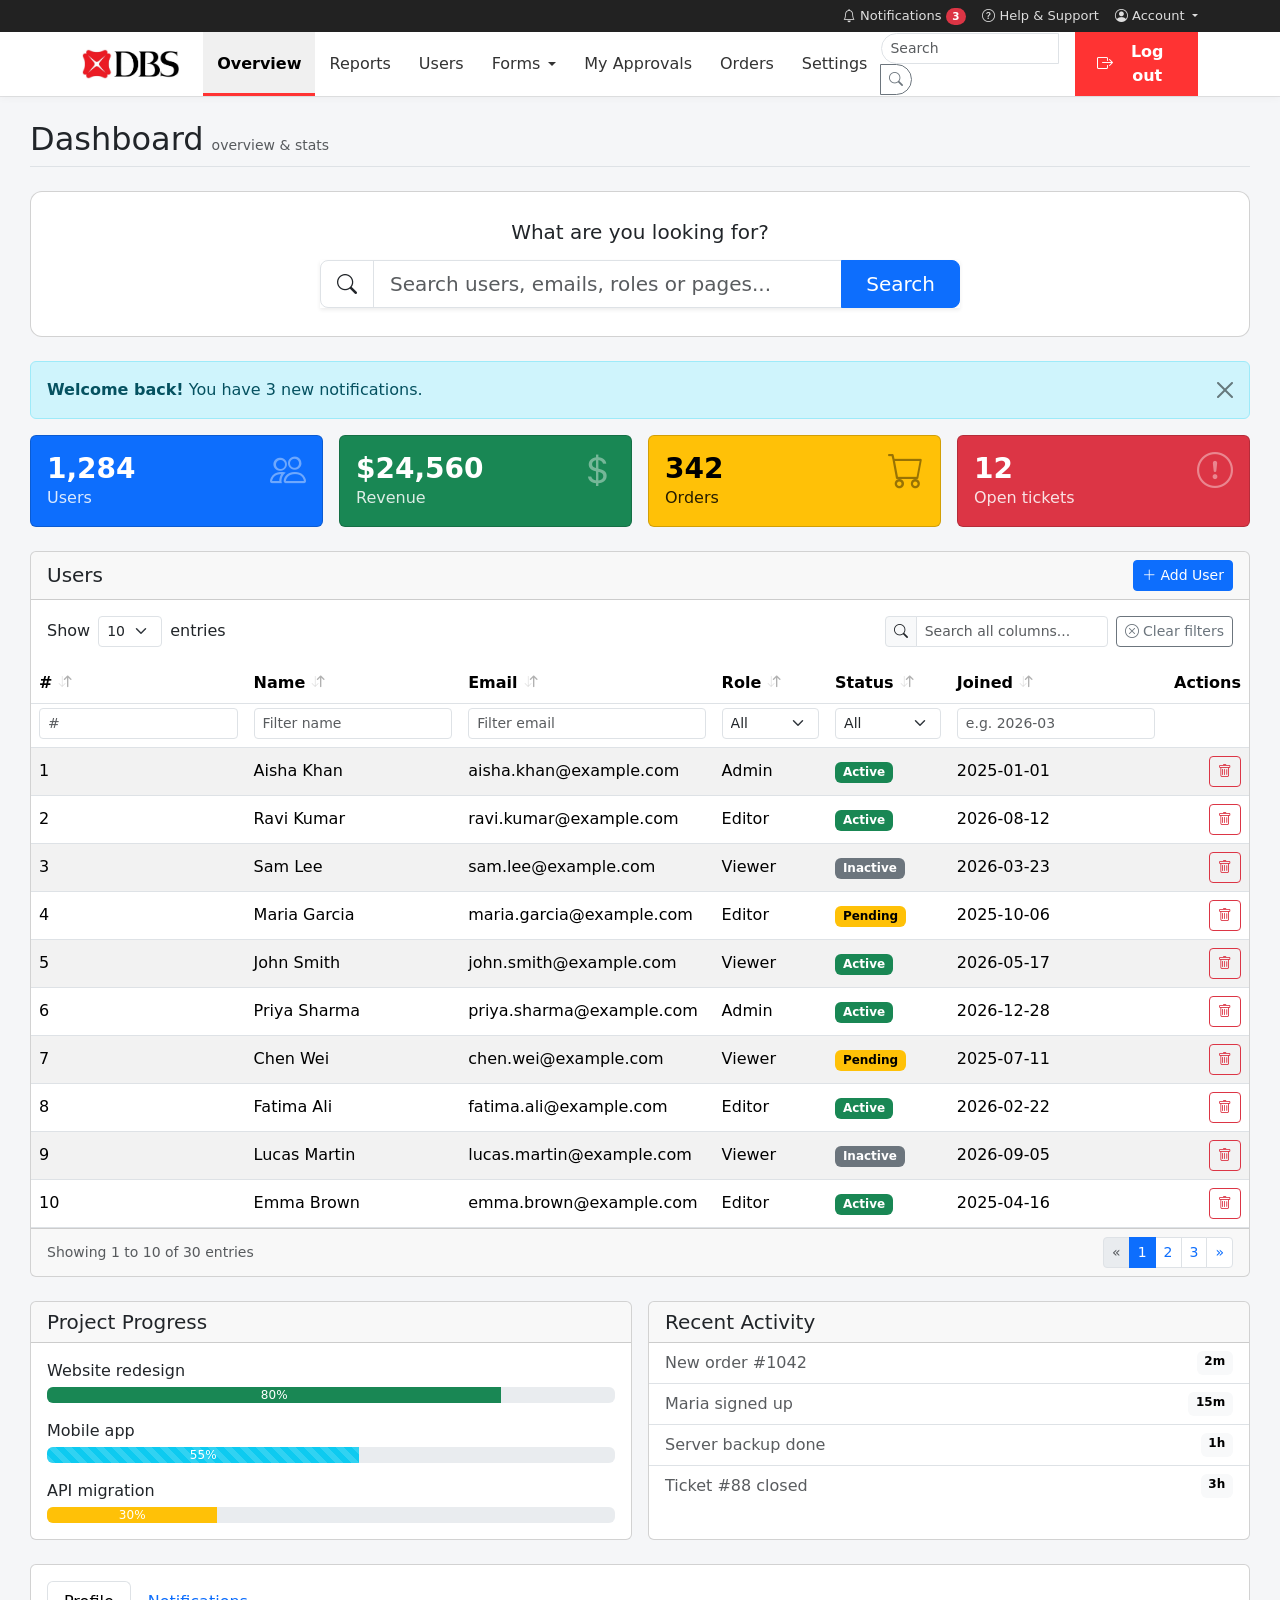
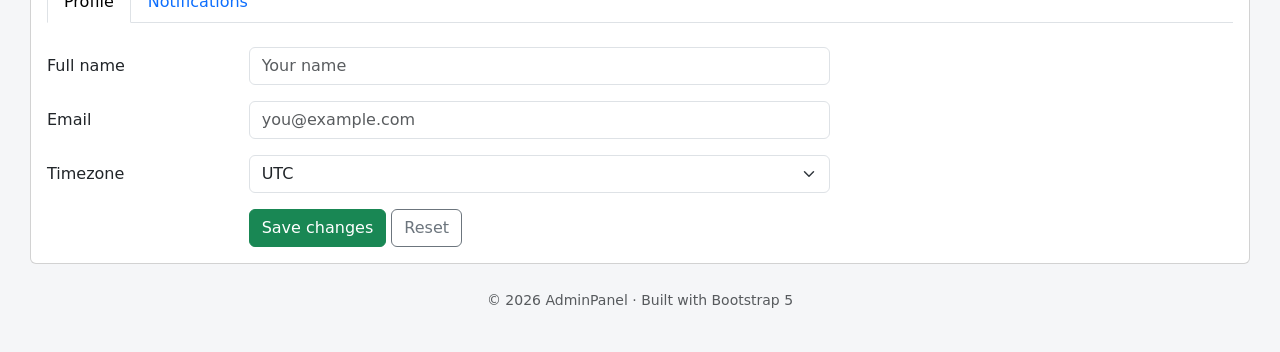
<file: index.html>
<!DOCTYPE html>
<html lang="en">
<head>
  <meta charset="utf-8">
  <meta name="viewport" content="width=device-width, initial-scale=1">
  <title>Admin Dashboard</title>

  <!-- Bootstrap 5 + Bootstrap Icons (local) -->
  <link rel="stylesheet" href="css/bootstrap.min.css">
  <link rel="stylesheet" href="css/bootstrap-icons.min.css">
  <!-- Page styles -->
  <link rel="stylesheet" href="css/style.css">
</head>
<body class="top-nav-layout">

  <!--
    Header with the main menu (same items as the sidebar on the other pages).
    Top: a thin utility bar. Below: logo, menu, search and Log out.
    "Forms" opens a wide panel (mega menu) with its pages in columns.
  -->
  <header class="site-header fixed-top">
    <div class="utility-bar">
      <div class="container-xl d-flex justify-content-end align-items-center gap-3">
        <a class="utility-link" href="#"><i class="bi bi-bell"></i> Notifications <span class="badge rounded-pill text-bg-danger">3</span></a>
        <a class="utility-link d-none d-sm-inline" href="#"><i class="bi bi-question-circle"></i> Help &amp; Support</a>
        <div class="dropdown">
          <a class="utility-link dropdown-toggle" href="#" role="button" data-bs-toggle="dropdown" aria-expanded="false">
            <i class="bi bi-person-circle"></i> <span class="js-account-name">Account</span>
          </a>
          <ul class="dropdown-menu dropdown-menu-end">
            <li><a class="dropdown-item" href="#">Profile</a></li>
            <li><a class="dropdown-item" href="#">Settings</a></li>
            <li><hr class="dropdown-divider"></li>
            <li><a class="dropdown-item" href="login.html"><i class="bi bi-box-arrow-right"></i> Log out</a></li>
          </ul>
        </div>
      </div>
    </div>

    <nav class="navbar navbar-expand-lg main-nav" aria-label="Main menu">
      <div class="container-xl">
        <a class="navbar-brand me-4" href="index.html"><img src="images/dbs-logo.jpg" alt="DBS" class="header-logo"></a>
        <button class="navbar-toggler" type="button" data-bs-toggle="collapse" data-bs-target="#topMenu"
                aria-controls="topMenu" aria-expanded="false" aria-label="Show menu">
          <span class="navbar-toggler-icon"></span>
        </button>

        <div class="collapse navbar-collapse" id="topMenu">
          <ul class="navbar-nav me-auto top-menu">
            <li class="nav-item"><a class="nav-link" href="index.html" data-menu-link><span class="nav-label">Overview</span></a></li>
            <li class="nav-item"><a class="nav-link" href="#" data-menu-link><span class="nav-label">Reports</span></a></li>
            <li class="nav-item"><a class="nav-link" href="index.html#users" data-menu-link><span class="nav-label">Users</span></a></li>
            <li class="nav-item dropdown mega-dropdown">
              <a class="nav-link dropdown-toggle" href="#" role="button" data-bs-toggle="dropdown" aria-expanded="false" id="formsMenu">
                <span class="nav-label">Forms</span>
              </a>
              <div class="dropdown-menu mega-menu" aria-labelledby="formsMenu">
                <div class="container-xl">
                  <div class="row g-4">
                    <div class="col-lg-4">
                      <h6 class="mega-heading">Registration Form</h6>
                      <ul class="list-unstyled mega-links">
                        <li><a class="dropdown-item" href="form.html" data-menu-link data-trail="Forms › Registration Form"><i class="bi bi-file-earmark-text" aria-hidden="true"></i> <span class="nav-label">Full Form</span></a></li>
                        <li><a class="dropdown-item" href="form.html#personal" data-menu-link data-trail="Forms › Registration Form"><i class="bi bi-person-vcard" aria-hidden="true"></i> <span class="nav-label">Personal Details</span></a></li>
                        <li><a class="dropdown-item" href="form.html#role-skills" data-menu-link data-trail="Forms › Registration Form"><i class="bi bi-list-check" aria-hidden="true"></i> <span class="nav-label">Role &amp; Skills</span></a></li>
                        <li><a class="dropdown-item" href="form.html#preferences" data-menu-link data-trail="Forms › Registration Form"><i class="bi bi-toggles" aria-hidden="true"></i> <span class="nav-label">Preferences</span></a></li>
                        <li><a class="dropdown-item" href="form.html#about-you" data-menu-link data-trail="Forms › Registration Form"><i class="bi bi-chat-left-text" aria-hidden="true"></i> <span class="nav-label">About You</span></a></li>
                      </ul>
                    </div>
                    <div class="col-lg-4">
                      <h6 class="mega-heading">Scheduling</h6>
                      <ul class="list-unstyled mega-links">
                        <li><a class="dropdown-item" href="form.html#date-time" data-menu-link data-trail="Forms"><i class="bi bi-calendar-event" aria-hidden="true"></i> <span class="nav-label">Date &amp; Time</span></a></li>
                      </ul>
                    </div>
                    <div class="col-lg-4">
                      <div class="mega-card">
                        <h6 class="mb-1">Send a request</h6>
                        <p class="small text-body-secondary mb-3">Fill in the registration form, then follow it in My Approvals.</p>
                        <a class="btn btn-danger btn-sm" href="form.html">Open the form <i class="bi bi-arrow-right"></i></a>
                      </div>
                    </div>
                  </div>
                </div>
              </div>
            </li>
            <li class="nav-item"><a class="nav-link" href="approvals.html" data-menu-link><span class="nav-label">My Approvals</span> <span class="badge rounded-pill text-bg-danger d-none" data-badge="pending-approvals"></span></a></li>
            <li class="nav-item"><a class="nav-link" href="#" data-menu-link><span class="nav-label">Orders</span></a></li>
            <li class="nav-item"><a class="nav-link" href="#" data-menu-link><span class="nav-label">Settings</span></a></li>
          </ul>

          <form class="header-search my-2 my-lg-0 me-lg-3" role="search" id="navSearch" data-site-search autocomplete="off">
            <div class="input-group input-group-sm">
              <input type="search" class="form-control" id="navSearchInput" placeholder="Search" aria-label="Search users and pages">
              <button class="btn btn-outline-secondary" type="submit" aria-label="Search"><i class="bi bi-search"></i></button>
            </div>
            <div class="site-search-results list-group text-start shadow d-none" id="navSearchResults" aria-label="Search suggestions"></div>
          </form>
          <a class="btn btn-header-action" href="login.html"><i class="bi bi-box-arrow-right"></i> Log out</a>
        </div>
      </div>
    </nav>
  </header>


  <main class="main">
    <div class="d-flex align-items-baseline border-bottom pb-2 mb-4">
      <h1 class="h2 mb-0">Dashboard</h1>
      <small class="text-body-secondary ms-2">overview &amp; stats</small>
    </div>

    <!-- Search: finds users and pages as you type; Search button filters the users table (js/search.js) -->
    <section class="page-search text-center mb-4" aria-labelledby="pageSearchTitle">
      <h2 class="h5 mb-3" id="pageSearchTitle">What are you looking for?</h2>
      <form id="pageSearch" class="page-search-form mx-auto position-relative" role="search" autocomplete="off" data-site-search>
        <div class="input-group input-group-lg shadow-sm">
          <span class="input-group-text bg-body"><i class="bi bi-search"></i></span>
          <input type="search" id="pageSearchInput" class="form-control" placeholder="Search users, emails, roles or pages..."
                 aria-label="Search users and pages">
          <button class="btn btn-primary px-4" type="submit">Search</button>
        </div>
        <div id="pageSearchResults" class="site-search-results list-group text-start shadow d-none" aria-label="Search suggestions"></div>
      </form>
    </section>

    <div class="alert alert-info alert-dismissible fade show" role="alert">
      <strong>Welcome back!</strong> You have 3 new notifications.
      <button type="button" class="btn-close" data-bs-dismiss="alert" aria-label="Close"></button>
    </div>

    <!-- Stat cards -->
    <div class="row g-3 mb-4">
      <div class="col-sm-6 col-xl-3">
        <div class="card text-bg-primary stat-card"><div class="card-body">
          <i class="bi bi-people float-end"></i>
          <h3>1,284</h3><p>Users</p>
        </div></div>
      </div>
      <div class="col-sm-6 col-xl-3">
        <div class="card text-bg-success stat-card"><div class="card-body">
          <i class="bi bi-currency-dollar float-end"></i>
          <h3>$24,560</h3><p>Revenue</p>
        </div></div>
      </div>
      <div class="col-sm-6 col-xl-3">
        <div class="card text-bg-warning stat-card"><div class="card-body">
          <i class="bi bi-cart float-end"></i>
          <h3>342</h3><p>Orders</p>
        </div></div>
      </div>
      <div class="col-sm-6 col-xl-3">
        <div class="card text-bg-danger stat-card"><div class="card-body">
          <i class="bi bi-exclamation-circle float-end"></i>
          <h3>12</h3><p>Open tickets</p>
        </div></div>
      </div>
    </div>

    <!-- Users data table: global search, per-column filters, sorting, paging -->
    <div class="card mb-4" id="users">
      <div class="card-header d-flex flex-wrap gap-2 justify-content-between align-items-center">
        <h5 class="mb-0">Users</h5>
        <button class="btn btn-primary btn-sm" data-bs-toggle="modal" data-bs-target="#addUserModal">
          <i class="bi bi-plus-lg"></i> Add User
        </button>
      </div>
      <div class="card-body pb-0">
        <div class="row g-2 align-items-center mb-3">
          <div class="col-auto">
            <label class="d-flex align-items-center gap-2 mb-0">Show
              <select id="dtPageSize" class="form-select form-select-sm w-auto">
                <option>5</option><option selected>10</option><option>25</option><option>50</option><option value="0">All</option>
              </select>
              entries
            </label>
          </div>
          <div class="col-12 col-md-auto ms-md-auto d-flex gap-2">
            <div class="input-group input-group-sm">
              <span class="input-group-text"><i class="bi bi-search"></i></span>
              <input type="search" id="dtSearch" class="form-control" placeholder="Search all columns..." aria-label="Search all columns">
            </div>
            <button type="button" id="dtClear" class="btn btn-sm btn-outline-secondary text-nowrap">
              <i class="bi bi-x-circle"></i> Clear filters
            </button>
          </div>
        </div>
      </div>
      <div class="table-responsive">
        <table class="table table-striped table-hover mb-0 align-middle data-table" id="usersTable">
          <thead>
            <tr>
              <th data-key="id" data-type="number" class="sortable">#</th>
              <th data-key="name" class="sortable">Name</th>
              <th data-key="email" class="sortable">Email</th>
              <th data-key="role" class="sortable">Role</th>
              <th data-key="status" class="sortable">Status</th>
              <th data-key="joined" class="sortable">Joined</th>
              <th class="text-end">Actions</th>
            </tr>
            <tr class="filter-row">
              <th><input type="text" class="form-control form-control-sm" data-filter="id" placeholder="#" aria-label="Filter #"></th>
              <th><input type="text" class="form-control form-control-sm" data-filter="name" placeholder="Filter name" aria-label="Filter name"></th>
              <th><input type="text" class="form-control form-control-sm" data-filter="email" placeholder="Filter email" aria-label="Filter email"></th>
              <th><select class="form-select form-select-sm" data-filter="role" data-exact aria-label="Filter role"><option value="">All</option></select></th>
              <th><select class="form-select form-select-sm" data-filter="status" data-exact aria-label="Filter status"><option value="">All</option></select></th>
              <th><input type="text" class="form-control form-control-sm" data-filter="joined" placeholder="e.g. 2026-03" aria-label="Filter joined date"></th>
              <th></th>
            </tr>
          </thead>
          <!-- User records: edit, add or remove rows here. Columns follow the headings above. -->
          <tbody id="userTable">
            <tr>
              <td>1</td>
              <td>Aisha Khan</td>
              <td>aisha.khan@example.com</td>
              <td>Admin</td>
              <td><span class="badge text-bg-success">Active</span></td>
              <td>2025-01-01</td>
              <td class="text-end"><button type="button" class="btn btn-sm btn-outline-danger js-delete" aria-label="Delete Aisha Khan"><i class="bi bi-trash"></i></button></td>
            </tr>
            <tr>
              <td>2</td>
              <td>Ravi Kumar</td>
              <td>ravi.kumar@example.com</td>
              <td>Editor</td>
              <td><span class="badge text-bg-success">Active</span></td>
              <td>2026-08-12</td>
              <td class="text-end"><button type="button" class="btn btn-sm btn-outline-danger js-delete" aria-label="Delete Ravi Kumar"><i class="bi bi-trash"></i></button></td>
            </tr>
            <tr>
              <td>3</td>
              <td>Sam Lee</td>
              <td>sam.lee@example.com</td>
              <td>Viewer</td>
              <td><span class="badge text-bg-secondary">Inactive</span></td>
              <td>2026-03-23</td>
              <td class="text-end"><button type="button" class="btn btn-sm btn-outline-danger js-delete" aria-label="Delete Sam Lee"><i class="bi bi-trash"></i></button></td>
            </tr>
            <tr>
              <td>4</td>
              <td>Maria Garcia</td>
              <td>maria.garcia@example.com</td>
              <td>Editor</td>
              <td><span class="badge text-bg-warning">Pending</span></td>
              <td>2025-10-06</td>
              <td class="text-end"><button type="button" class="btn btn-sm btn-outline-danger js-delete" aria-label="Delete Maria Garcia"><i class="bi bi-trash"></i></button></td>
            </tr>
            <tr>
              <td>5</td>
              <td>John Smith</td>
              <td>john.smith@example.com</td>
              <td>Viewer</td>
              <td><span class="badge text-bg-success">Active</span></td>
              <td>2026-05-17</td>
              <td class="text-end"><button type="button" class="btn btn-sm btn-outline-danger js-delete" aria-label="Delete John Smith"><i class="bi bi-trash"></i></button></td>
            </tr>
            <tr>
              <td>6</td>
              <td>Priya Sharma</td>
              <td>priya.sharma@example.com</td>
              <td>Admin</td>
              <td><span class="badge text-bg-success">Active</span></td>
              <td>2026-12-28</td>
              <td class="text-end"><button type="button" class="btn btn-sm btn-outline-danger js-delete" aria-label="Delete Priya Sharma"><i class="bi bi-trash"></i></button></td>
            </tr>
            <tr>
              <td>7</td>
              <td>Chen Wei</td>
              <td>chen.wei@example.com</td>
              <td>Viewer</td>
              <td><span class="badge text-bg-warning">Pending</span></td>
              <td>2025-07-11</td>
              <td class="text-end"><button type="button" class="btn btn-sm btn-outline-danger js-delete" aria-label="Delete Chen Wei"><i class="bi bi-trash"></i></button></td>
            </tr>
            <tr>
              <td>8</td>
              <td>Fatima Ali</td>
              <td>fatima.ali@example.com</td>
              <td>Editor</td>
              <td><span class="badge text-bg-success">Active</span></td>
              <td>2026-02-22</td>
              <td class="text-end"><button type="button" class="btn btn-sm btn-outline-danger js-delete" aria-label="Delete Fatima Ali"><i class="bi bi-trash"></i></button></td>
            </tr>
            <tr>
              <td>9</td>
              <td>Lucas Martin</td>
              <td>lucas.martin@example.com</td>
              <td>Viewer</td>
              <td><span class="badge text-bg-secondary">Inactive</span></td>
              <td>2026-09-05</td>
              <td class="text-end"><button type="button" class="btn btn-sm btn-outline-danger js-delete" aria-label="Delete Lucas Martin"><i class="bi bi-trash"></i></button></td>
            </tr>
            <tr>
              <td>10</td>
              <td>Emma Brown</td>
              <td>emma.brown@example.com</td>
              <td>Editor</td>
              <td><span class="badge text-bg-success">Active</span></td>
              <td>2025-04-16</td>
              <td class="text-end"><button type="button" class="btn btn-sm btn-outline-danger js-delete" aria-label="Delete Emma Brown"><i class="bi bi-trash"></i></button></td>
            </tr>
            <tr>
              <td>11</td>
              <td>Arjun Nair</td>
              <td>arjun.nair@example.com</td>
              <td>Admin</td>
              <td><span class="badge text-bg-success">Active</span></td>
              <td>2026-11-27</td>
              <td class="text-end"><button type="button" class="btn btn-sm btn-outline-danger js-delete" aria-label="Delete Arjun Nair"><i class="bi bi-trash"></i></button></td>
            </tr>
            <tr>
              <td>12</td>
              <td>Sofia Rossi</td>
              <td>sofia.rossi@example.com</td>
              <td>Editor</td>
              <td><span class="badge text-bg-success">Active</span></td>
              <td>2026-06-10</td>
              <td class="text-end"><button type="button" class="btn btn-sm btn-outline-danger js-delete" aria-label="Delete Sofia Rossi"><i class="bi bi-trash"></i></button></td>
            </tr>
            <tr>
              <td>13</td>
              <td>Omar Hassan</td>
              <td>omar.hassan@example.com</td>
              <td>Viewer</td>
              <td><span class="badge text-bg-success">Active</span></td>
              <td>2025-01-21</td>
              <td class="text-end"><button type="button" class="btn btn-sm btn-outline-danger js-delete" aria-label="Delete Omar Hassan"><i class="bi bi-trash"></i></button></td>
            </tr>
            <tr>
              <td>14</td>
              <td>Yuki Tanaka</td>
              <td>yuki.tanaka@example.com</td>
              <td>Editor</td>
              <td><span class="badge text-bg-secondary">Inactive</span></td>
              <td>2026-08-04</td>
              <td class="text-end"><button type="button" class="btn btn-sm btn-outline-danger js-delete" aria-label="Delete Yuki Tanaka"><i class="bi bi-trash"></i></button></td>
            </tr>
            <tr>
              <td>15</td>
              <td>Liam Wilson</td>
              <td>liam.wilson@example.com</td>
              <td>Viewer</td>
              <td><span class="badge text-bg-warning">Pending</span></td>
              <td>2026-03-15</td>
              <td class="text-end"><button type="button" class="btn btn-sm btn-outline-danger js-delete" aria-label="Delete Liam Wilson"><i class="bi bi-trash"></i></button></td>
            </tr>
            <tr>
              <td>16</td>
              <td>Meera Iyer</td>
              <td>meera.iyer@example.com</td>
              <td>Admin</td>
              <td><span class="badge text-bg-success">Active</span></td>
              <td>2025-10-26</td>
              <td class="text-end"><button type="button" class="btn btn-sm btn-outline-danger js-delete" aria-label="Delete Meera Iyer"><i class="bi bi-trash"></i></button></td>
            </tr>
            <tr>
              <td>17</td>
              <td>David Cohen</td>
              <td>david.cohen@example.com</td>
              <td>Viewer</td>
              <td><span class="badge text-bg-success">Active</span></td>
              <td>2026-05-09</td>
              <td class="text-end"><button type="button" class="btn btn-sm btn-outline-danger js-delete" aria-label="Delete David Cohen"><i class="bi bi-trash"></i></button></td>
            </tr>
            <tr>
              <td>18</td>
              <td>Ana Silva</td>
              <td>ana.silva@example.com</td>
              <td>Editor</td>
              <td><span class="badge text-bg-warning">Pending</span></td>
              <td>2026-12-20</td>
              <td class="text-end"><button type="button" class="btn btn-sm btn-outline-danger js-delete" aria-label="Delete Ana Silva"><i class="bi bi-trash"></i></button></td>
            </tr>
            <tr>
              <td>19</td>
              <td>Noah Johnson</td>
              <td>noah.johnson@example.com</td>
              <td>Viewer</td>
              <td><span class="badge text-bg-success">Active</span></td>
              <td>2025-07-03</td>
              <td class="text-end"><button type="button" class="btn btn-sm btn-outline-danger js-delete" aria-label="Delete Noah Johnson"><i class="bi bi-trash"></i></button></td>
            </tr>
            <tr>
              <td>20</td>
              <td>Zara Ahmed</td>
              <td>zara.ahmed@example.com</td>
              <td>Editor</td>
              <td><span class="badge text-bg-secondary">Inactive</span></td>
              <td>2026-02-14</td>
              <td class="text-end"><button type="button" class="btn btn-sm btn-outline-danger js-delete" aria-label="Delete Zara Ahmed"><i class="bi bi-trash"></i></button></td>
            </tr>
            <tr>
              <td>21</td>
              <td>Kenji Sato</td>
              <td>kenji.sato@example.com</td>
              <td>Admin</td>
              <td><span class="badge text-bg-success">Active</span></td>
              <td>2026-09-25</td>
              <td class="text-end"><button type="button" class="btn btn-sm btn-outline-danger js-delete" aria-label="Delete Kenji Sato"><i class="bi bi-trash"></i></button></td>
            </tr>
            <tr>
              <td>22</td>
              <td>Olivia Davis</td>
              <td>olivia.davis@example.com</td>
              <td>Editor</td>
              <td><span class="badge text-bg-success">Active</span></td>
              <td>2025-04-08</td>
              <td class="text-end"><button type="button" class="btn btn-sm btn-outline-danger js-delete" aria-label="Delete Olivia Davis"><i class="bi bi-trash"></i></button></td>
            </tr>
            <tr>
              <td>23</td>
              <td>Rahul Verma</td>
              <td>rahul.verma@example.com</td>
              <td>Viewer</td>
              <td><span class="badge text-bg-success">Active</span></td>
              <td>2026-11-19</td>
              <td class="text-end"><button type="button" class="btn btn-sm btn-outline-danger js-delete" aria-label="Delete Rahul Verma"><i class="bi bi-trash"></i></button></td>
            </tr>
            <tr>
              <td>24</td>
              <td>Elena Petrova</td>
              <td>elena.petrova@example.com</td>
              <td>Editor</td>
              <td><span class="badge text-bg-success">Active</span></td>
              <td>2026-06-02</td>
              <td class="text-end"><button type="button" class="btn btn-sm btn-outline-danger js-delete" aria-label="Delete Elena Petrova"><i class="bi bi-trash"></i></button></td>
            </tr>
            <tr>
              <td>25</td>
              <td>Mohammed Saleh</td>
              <td>mohammed.saleh@example.com</td>
              <td>Viewer</td>
              <td><span class="badge text-bg-secondary">Inactive</span></td>
              <td>2025-01-13</td>
              <td class="text-end"><button type="button" class="btn btn-sm btn-outline-danger js-delete" aria-label="Delete Mohammed Saleh"><i class="bi bi-trash"></i></button></td>
            </tr>
            <tr>
              <td>26</td>
              <td>Grace Kim</td>
              <td>grace.kim@example.com</td>
              <td>Admin</td>
              <td><span class="badge text-bg-warning">Pending</span></td>
              <td>2026-08-24</td>
              <td class="text-end"><button type="button" class="btn btn-sm btn-outline-danger js-delete" aria-label="Delete Grace Kim"><i class="bi bi-trash"></i></button></td>
            </tr>
            <tr>
              <td>27</td>
              <td>Daniel Lopez</td>
              <td>daniel.lopez@example.com</td>
              <td>Viewer</td>
              <td><span class="badge text-bg-success">Active</span></td>
              <td>2026-03-07</td>
              <td class="text-end"><button type="button" class="btn btn-sm btn-outline-danger js-delete" aria-label="Delete Daniel Lopez"><i class="bi bi-trash"></i></button></td>
            </tr>
            <tr>
              <td>28</td>
              <td>Nisha Patel</td>
              <td>nisha.patel@example.com</td>
              <td>Editor</td>
              <td><span class="badge text-bg-success">Active</span></td>
              <td>2025-10-18</td>
              <td class="text-end"><button type="button" class="btn btn-sm btn-outline-danger js-delete" aria-label="Delete Nisha Patel"><i class="bi bi-trash"></i></button></td>
            </tr>
            <tr>
              <td>29</td>
              <td>Ethan Clark</td>
              <td>ethan.clark@example.com</td>
              <td>Viewer</td>
              <td><span class="badge text-bg-warning">Pending</span></td>
              <td>2026-05-01</td>
              <td class="text-end"><button type="button" class="btn btn-sm btn-outline-danger js-delete" aria-label="Delete Ethan Clark"><i class="bi bi-trash"></i></button></td>
            </tr>
            <tr>
              <td>30</td>
              <td>Leila Haddad</td>
              <td>leila.haddad@example.com</td>
              <td>Editor</td>
              <td><span class="badge text-bg-success">Active</span></td>
              <td>2026-12-12</td>
              <td class="text-end"><button type="button" class="btn btn-sm btn-outline-danger js-delete" aria-label="Delete Leila Haddad"><i class="bi bi-trash"></i></button></td>
            </tr>
          </tbody>
        </table>
      </div>
      <div class="card-footer d-flex flex-wrap gap-2 justify-content-between align-items-center">
        <small id="dtInfo" class="text-body-secondary"></small>
        <ul id="dtPager" class="pagination pagination-sm mb-0"></ul>
      </div>
    </div>

    <div class="row g-3 mb-4">
      <!-- Side widgets -->
      <div class="col-lg-6">
        <div class="card h-100">
          <div class="card-header"><h5 class="mb-0">Project Progress</h5></div>
          <div class="card-body">
            <p class="mb-1">Website redesign</p>
            <div class="progress mb-3" role="progressbar" aria-valuenow="80" aria-valuemin="0" aria-valuemax="100">
              <div class="progress-bar bg-success" style="width:80%">80%</div>
            </div>
            <p class="mb-1">Mobile app</p>
            <div class="progress mb-3" role="progressbar" aria-valuenow="55" aria-valuemin="0" aria-valuemax="100">
              <div class="progress-bar bg-info progress-bar-striped progress-bar-animated" style="width:55%">55%</div>
            </div>
            <p class="mb-1">API migration</p>
            <div class="progress" role="progressbar" aria-valuenow="30" aria-valuemin="0" aria-valuemax="100">
              <div class="progress-bar bg-warning" style="width:30%">30%</div>
            </div>
          </div>
        </div>
      </div>

      <div class="col-lg-6">
        <div class="card h-100">
          <div class="card-header"><h5 class="mb-0">Recent Activity</h5></div>
          <div class="list-group list-group-flush">
            <a href="#" class="list-group-item list-group-item-action d-flex justify-content-between">New order #1042 <span class="badge text-bg-light">2m</span></a>
            <a href="#" class="list-group-item list-group-item-action d-flex justify-content-between">Maria signed up <span class="badge text-bg-light">15m</span></a>
            <a href="#" class="list-group-item list-group-item-action d-flex justify-content-between">Server backup done <span class="badge text-bg-light">1h</span></a>
            <a href="#" class="list-group-item list-group-item-action d-flex justify-content-between">Ticket #88 closed <span class="badge text-bg-light">3h</span></a>
          </div>
        </div>
      </div>
    </div>

    <!-- Tabs with settings form -->
    <div class="card mb-4">
      <div class="card-body">
        <ul class="nav nav-tabs" role="tablist">
          <li class="nav-item" role="presentation">
            <button class="nav-link active" data-bs-toggle="tab" data-bs-target="#tab-profile" type="button" role="tab">Profile</button>
          </li>
          <li class="nav-item" role="presentation">
            <button class="nav-link" data-bs-toggle="tab" data-bs-target="#tab-notify" type="button" role="tab">Notifications</button>
          </li>
        </ul>
        <div class="tab-content pt-4">
          <div class="tab-pane fade show active" id="tab-profile" role="tabpanel">
            <form id="profileForm" novalidate>
              <div class="row mb-3">
                <label class="col-sm-2 col-form-label" for="pName">Full name</label>
                <div class="col-sm-6">
                  <input type="text" class="form-control" id="pName" placeholder="Your name" required>
                  <div class="invalid-feedback">Please enter your name.</div>
                </div>
              </div>
              <div class="row mb-3">
                <label class="col-sm-2 col-form-label" for="pEmail">Email</label>
                <div class="col-sm-6">
                  <input type="email" class="form-control" id="pEmail" placeholder="you@example.com" required>
                  <div class="invalid-feedback">Please enter a valid email.</div>
                </div>
              </div>
              <div class="row mb-3">
                <label class="col-sm-2 col-form-label" for="pTz">Timezone</label>
                <div class="col-sm-6">
                  <select class="form-select" id="pTz">
                    <option>UTC</option><option>Asia/Kolkata</option><option>Europe/London</option><option>America/New_York</option>
                  </select>
                </div>
              </div>
              <div class="row">
                <div class="col-sm-6 offset-sm-2">
                  <button type="submit" class="btn btn-success">Save changes</button>
                  <button type="reset" class="btn btn-outline-secondary">Reset</button>
                </div>
              </div>
            </form>
          </div>
          <div class="tab-pane fade" id="tab-notify" role="tabpanel">
            <div class="form-check form-switch mb-2">
              <input class="form-check-input" type="checkbox" id="n1" checked>
              <label class="form-check-label" for="n1">Email me about new orders</label>
            </div>
            <div class="form-check form-switch mb-2">
              <input class="form-check-input" type="checkbox" id="n2">
              <label class="form-check-label" for="n2">Weekly summary report</label>
            </div>
            <div class="form-check form-switch">
              <input class="form-check-input" type="checkbox" id="n3" checked>
              <label class="form-check-label" for="n3">Security alerts</label>
            </div>
          </div>
        </div>
      </div>
    </div>

    <footer class="text-body-secondary text-center pb-3"><small>&copy; 2026 AdminPanel · Built with Bootstrap 5</small></footer>
  </main>

  <!-- Row used by "Add User": js/app.js copies it and fills each data-field -->
  <template id="userRowTemplate">
    <tr>
      <td data-field="id"></td>
      <td data-field="name"></td>
      <td data-field="email"></td>
      <td data-field="role"></td>
      <td><span class="badge text-bg-warning" data-field="status">Pending</span></td>
      <td data-field="joined"></td>
      <td class="text-end"><button type="button" class="btn btn-sm btn-outline-danger js-delete" aria-label="Delete"><i class="bi bi-trash"></i></button></td>
    </tr>
  </template>

  <!-- Add user modal -->
  <div class="modal fade" id="addUserModal" tabindex="-1" aria-labelledby="addUserTitle" aria-hidden="true">
    <div class="modal-dialog">
      <form class="modal-content" id="addUserForm">
        <div class="modal-header">
          <h5 class="modal-title" id="addUserTitle">Add User</h5>
          <button type="button" class="btn-close" data-bs-dismiss="modal" aria-label="Close"></button>
        </div>
        <div class="modal-body">
          <div class="mb-3">
            <label class="form-label" for="uName">Name</label>
            <input type="text" class="form-control" id="uName" required>
          </div>
          <div class="mb-3">
            <label class="form-label" for="uEmail">Email</label>
            <input type="email" class="form-control" id="uEmail" required>
          </div>
          <div>
            <label class="form-label" for="uRole">Role</label>
            <select class="form-select" id="uRole"><option>Admin</option><option>Editor</option><option selected>Viewer</option></select>
          </div>
        </div>
        <div class="modal-footer">
          <button type="button" class="btn btn-outline-secondary" data-bs-dismiss="modal">Cancel</button>
          <button type="submit" class="btn btn-primary">Add</button>
        </div>
      </form>
    </div>
  </div>

  <!-- Toast for save confirmation -->
  <div class="toast-container position-fixed bottom-0 end-0 p-3">
    <div id="saveToast" class="toast text-bg-success border-0" role="status" aria-live="polite" aria-atomic="true">
      <div class="d-flex">
        <div class="toast-body"><i class="bi bi-check-circle"></i> Profile saved.</div>
        <button type="button" class="btn-close btn-close-white me-2 m-auto" data-bs-dismiss="toast" aria-label="Close"></button>
      </div>
    </div>
  </div>

  <!-- Bootstrap JS bundle, includes Popper (local) -->
  <script src="js/bootstrap.bundle.min.js"></script>
  <!-- Approval requests (shared) -->
  <script src="js/requests.js"></script>
  <!-- Sidebar menu + toggle (shared by all pages) -->
  <script src="js/layout.js"></script>
  <!-- Search boxes with suggestions (shared by all pages) -->
  <script src="js/search.js"></script>
  <!-- Data table + page script -->
  <script src="js/datatable.js"></script>
  <script src="js/app.js"></script>
</body>
</html>
</file>
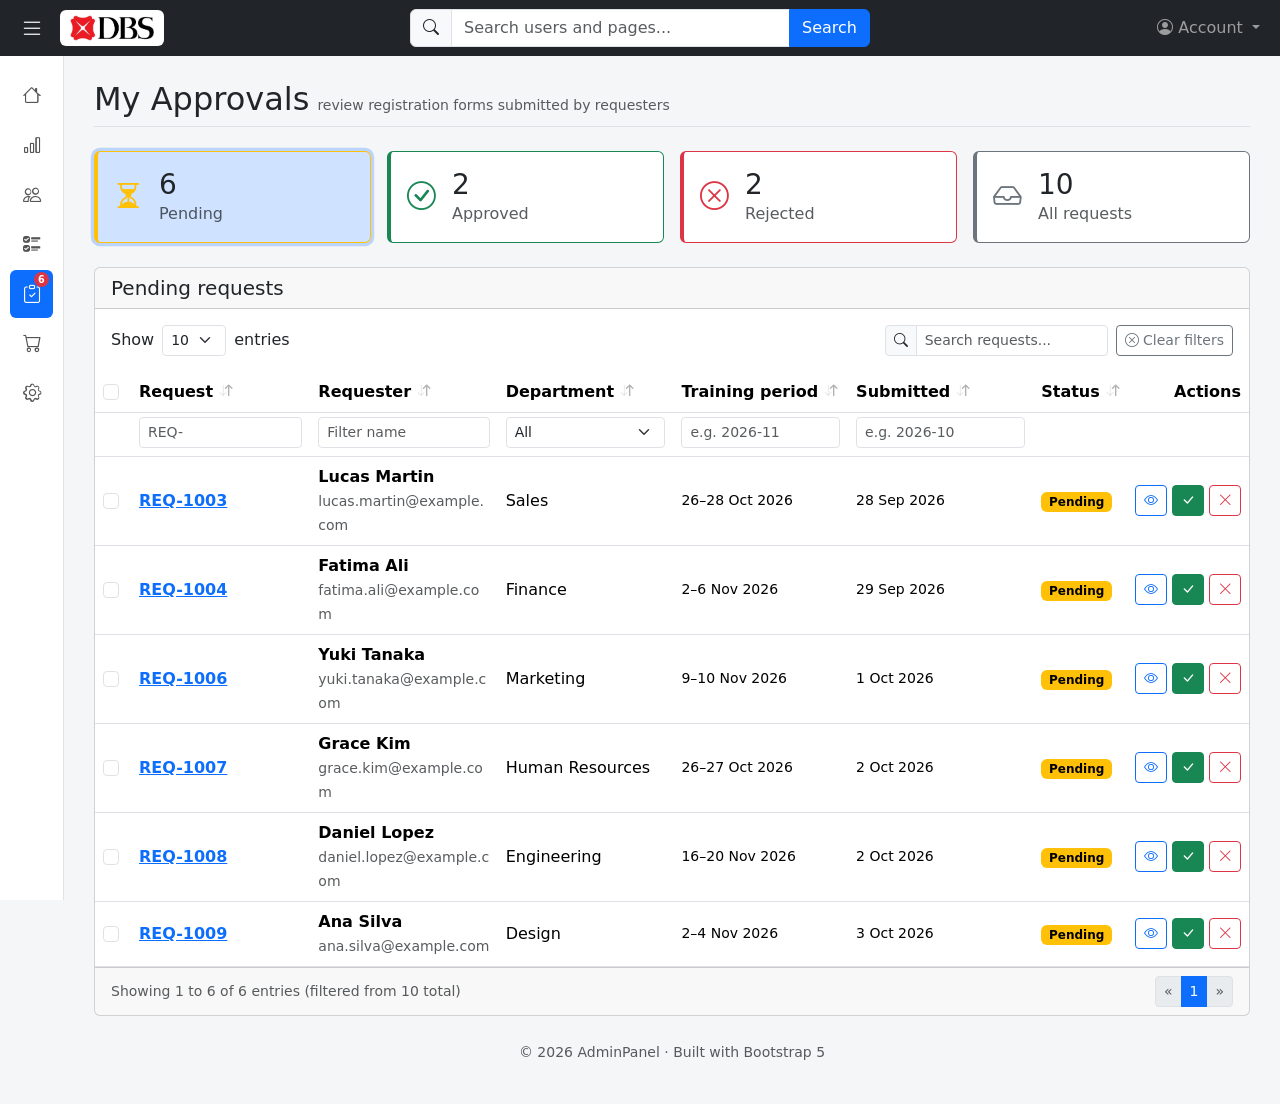
<file: approvals.html>
<!DOCTYPE html>
<html lang="en">
<head>
  <meta charset="utf-8">
  <meta name="viewport" content="width=device-width, initial-scale=1">
  <title>My Approvals</title>

  <!-- Bootstrap 5 + Bootstrap Icons (local) -->
  <link rel="stylesheet" href="css/bootstrap.min.css">
  <link rel="stylesheet" href="css/bootstrap-icons.min.css">
  <!-- Page styles -->
  <link rel="stylesheet" href="css/style.css">
  <!-- Sidebar: icons only by default; restore "expanded" if the user chose it -->
  <script>
    try { if (localStorage.getItem('sidebar') === 'expanded') document.documentElement.classList.add('sidebar-expanded'); } catch (e) {}
  </script>
</head>
<body>

  <!-- Top navbar -->
  <nav class="navbar navbar-expand-md navbar-dark bg-dark fixed-top">
    <div class="container-fluid">
      <button type="button" class="btn sidebar-toggle me-2" id="sidebarToggle"
              aria-controls="sidebar" aria-expanded="false" aria-label="Show menu">
        <i class="bi bi-list"></i>
      </button>
      <a class="navbar-brand brand-logo me-auto" href="index.html"><img src="images/dbs-logo.jpg" alt="DBS" height="26"></a>
      <button class="navbar-toggler" type="button" data-bs-toggle="collapse" data-bs-target="#topnav"
              aria-controls="topnav" aria-expanded="false" aria-label="Toggle navigation">
        <span class="navbar-toggler-icon"></span>
      </button>
      <div class="collapse navbar-collapse" id="topnav">
        <!-- Search, centred in the top bar (js/search.js) -->
        <form class="navbar-search my-2 my-md-0" role="search" id="navSearch" data-site-search autocomplete="off">
          <div class="input-group">
            <span class="input-group-text"><i class="bi bi-search"></i></span>
            <input type="search" class="form-control" id="navSearchInput" placeholder="Search users and pages..." aria-label="Search users and pages">
            <button class="btn btn-primary" type="submit">Search</button>
          </div>
          <div class="site-search-results list-group text-start shadow d-none" id="navSearchResults" aria-label="Search suggestions"></div>
        </form>
        <ul class="navbar-nav ms-auto">
          <li class="nav-item dropdown">
            <a class="nav-link dropdown-toggle" href="#" role="button" data-bs-toggle="dropdown" aria-expanded="false">
              <i class="bi bi-person-circle"></i> <span class="js-account-name">Account</span>
            </a>
            <ul class="dropdown-menu dropdown-menu-end">
              <li><a class="dropdown-item" href="#">Profile</a></li>
              <li><a class="dropdown-item" href="#">Settings</a></li>
              <li><hr class="dropdown-divider"></li>
              <li><a class="dropdown-item" href="login.html"><i class="bi bi-box-arrow-right"></i> Log out</a></li>
            </ul>
          </li>
        </ul>
      </div>
    </div>
  </nav>

  <!--
    Sidebar menu (the same on every page; js/layout.js adds the behaviour).
    A sub-menu is a "sub-toggle" link plus a <div class="collapse submenu submenu-level-N">.
    Links to "#" are placeholders.
  -->
  <nav class="sidebar" id="sidebar" aria-label="Main menu">
    <ul class="nav flex-column sidebar-nav">
      <li class="nav-item"><a class="nav-link" href="index.html"><i class="bi bi-house" aria-hidden="true"></i><span class="nav-label">Overview</span></a></li>
      <li class="nav-item"><a class="nav-link" href="#"><i class="bi bi-bar-chart" aria-hidden="true"></i><span class="nav-label">Reports</span></a></li>
      <li class="nav-item"><a class="nav-link" href="index.html#users"><i class="bi bi-people" aria-hidden="true"></i><span class="nav-label">Users</span></a></li>
      <li class="nav-item has-sub">
        <a class="nav-link sub-toggle" href="#submenu-forms" role="button" data-bs-toggle="collapse" aria-expanded="false" aria-controls="submenu-forms"><i class="bi bi-ui-checks" aria-hidden="true"></i><span class="nav-label">Forms</span><i class="bi bi-chevron-down sub-caret" aria-hidden="true"></i></a>
        <div class="collapse submenu submenu-level-1" id="submenu-forms">
          <div class="submenu-title">Forms</div>
          <ul class="nav flex-column">
            <li class="nav-item has-sub">
              <a class="nav-link sub-link sub-toggle" href="#submenu-registration" role="button" data-bs-toggle="collapse" aria-expanded="false" aria-controls="submenu-registration"><i class="bi bi-person-lines-fill" aria-hidden="true"></i><span class="nav-label">Registration Form</span><i class="bi bi-chevron-down sub-caret" aria-hidden="true"></i></a>
              <div class="collapse submenu submenu-level-2" id="submenu-registration">
                <ul class="nav flex-column">
                  <li class="nav-item"><a class="nav-link sub-link" href="form.html"><i class="bi bi-file-earmark-text" aria-hidden="true"></i><span class="nav-label">Full Form</span></a></li>
                  <li class="nav-item"><a class="nav-link sub-link" href="form.html#personal"><i class="bi bi-person-vcard" aria-hidden="true"></i><span class="nav-label">Personal Details</span></a></li>
                  <li class="nav-item"><a class="nav-link sub-link" href="form.html#role-skills"><i class="bi bi-list-check" aria-hidden="true"></i><span class="nav-label">Role &amp; Skills</span></a></li>
                  <li class="nav-item"><a class="nav-link sub-link" href="form.html#preferences"><i class="bi bi-toggles" aria-hidden="true"></i><span class="nav-label">Preferences</span></a></li>
                  <li class="nav-item"><a class="nav-link sub-link" href="form.html#about-you"><i class="bi bi-chat-left-text" aria-hidden="true"></i><span class="nav-label">About You</span></a></li>
                </ul>
              </div>
            </li>
            <li class="nav-item"><a class="nav-link sub-link" href="form.html#date-time"><i class="bi bi-calendar-event" aria-hidden="true"></i><span class="nav-label">Date &amp; Time</span></a></li>
          </ul>
        </div>
      </li>
      <li class="nav-item"><a class="nav-link" href="approvals.html"><i class="bi bi-clipboard-check" aria-hidden="true"></i><span class="nav-label">My Approvals</span><span class="nav-badge badge rounded-pill text-bg-danger d-none" data-badge="pending-approvals"></span></a></li>
      <li class="nav-item"><a class="nav-link" href="#"><i class="bi bi-cart" aria-hidden="true"></i><span class="nav-label">Orders</span></a></li>
      <li class="nav-item"><a class="nav-link" href="#"><i class="bi bi-gear" aria-hidden="true"></i><span class="nav-label">Settings</span></a></li>
    </ul>
  </nav>
  <div class="sidebar-backdrop" id="sidebarBackdrop"></div>

  <main class="main">
    <div class="d-flex flex-wrap align-items-baseline border-bottom pb-2 mb-4 gap-2">
      <h1 class="h2 mb-0">My Approvals</h1>
      <small class="text-body-secondary">review registration forms submitted by requesters</small>
    </div>

    <!-- Status tiles: click to show only that status -->
    <div class="row g-3 mb-4" role="group" aria-label="Show requests by status">
      <div class="col-6 col-lg-3">
        <button type="button" class="status-tile card w-100 text-start border-warning" data-status="Pending" aria-pressed="true">
          <span class="card-body d-flex align-items-center gap-3">
            <i class="bi bi-hourglass-split text-warning"></i>
            <span><span class="tile-count h3 d-block mb-0" id="countPending">0</span><span class="text-body-secondary">Pending</span></span>
          </span>
        </button>
      </div>
      <div class="col-6 col-lg-3">
        <button type="button" class="status-tile card w-100 text-start border-success" data-status="Approved" aria-pressed="false">
          <span class="card-body d-flex align-items-center gap-3">
            <i class="bi bi-check-circle text-success"></i>
            <span><span class="tile-count h3 d-block mb-0" id="countApproved">0</span><span class="text-body-secondary">Approved</span></span>
          </span>
        </button>
      </div>
      <div class="col-6 col-lg-3">
        <button type="button" class="status-tile card w-100 text-start border-danger" data-status="Rejected" aria-pressed="false">
          <span class="card-body d-flex align-items-center gap-3">
            <i class="bi bi-x-circle text-danger"></i>
            <span><span class="tile-count h3 d-block mb-0" id="countRejected">0</span><span class="text-body-secondary">Rejected</span></span>
          </span>
        </button>
      </div>
      <div class="col-6 col-lg-3">
        <button type="button" class="status-tile card w-100 text-start border-secondary" data-status="" aria-pressed="false">
          <span class="card-body d-flex align-items-center gap-3">
            <i class="bi bi-inbox text-secondary"></i>
            <span><span class="tile-count h3 d-block mb-0" id="countAll">0</span><span class="text-body-secondary">All requests</span></span>
          </span>
        </button>
      </div>
    </div>

    <!-- Requests table -->
    <div class="card mb-4" id="requests">
      <div class="card-header d-flex flex-wrap gap-2 justify-content-between align-items-center">
        <h5 class="mb-0" id="tableTitle">Pending requests</h5>
        <!-- Shown when rows are ticked -->
        <div class="d-none align-items-center gap-2" id="bulkBar">
          <span class="small text-body-secondary" id="bulkCount">0 selected</span>
          <button type="button" class="btn btn-sm btn-success" id="bulkApprove"><i class="bi bi-check-lg"></i> Approve selected</button>
          <button type="button" class="btn btn-sm btn-outline-danger" id="bulkReject"><i class="bi bi-x-lg"></i> Reject selected</button>
        </div>
      </div>
      <div class="card-body pb-0">
        <div class="row g-2 align-items-center mb-3">
          <div class="col-auto">
            <label class="d-flex align-items-center gap-2 mb-0">Show
              <select id="rqPageSize" class="form-select form-select-sm w-auto">
                <option>5</option><option selected>10</option><option>25</option><option value="0">All</option>
              </select>
              entries
            </label>
          </div>
          <div class="col-12 col-md-auto ms-md-auto d-flex gap-2">
            <div class="input-group input-group-sm">
              <span class="input-group-text"><i class="bi bi-search"></i></span>
              <input type="search" id="rqSearch" class="form-control" placeholder="Search requests..." aria-label="Search requests">
            </div>
            <button type="button" id="rqClear" class="btn btn-sm btn-outline-secondary text-nowrap">
              <i class="bi bi-x-circle"></i> Clear filters
            </button>
          </div>
        </div>
      </div>
      <div class="table-responsive">
        <table class="table table-hover mb-0 align-middle data-table" id="requestsTable">
          <thead>
            <tr>
              <th class="check-col"><input class="form-check-input" type="checkbox" id="selectAll" aria-label="Select all pending requests on this page"></th>
              <th data-key="id" class="sortable">Request</th>
              <th data-key="requester" class="sortable">Requester</th>
              <th data-key="department" class="sortable">Department</th>
              <th data-key="workMode" class="sortable col-optional">Work mode</th>
              <th data-key="period" class="sortable">Training period</th>
              <th data-key="submitted" class="sortable">Submitted</th>
              <th data-key="status" class="sortable">Status</th>
              <th class="text-end">Actions</th>
            </tr>
            <tr class="filter-row">
              <th></th>
              <th><input type="text" class="form-control form-control-sm" data-filter="id" placeholder="REQ-" aria-label="Filter request number"></th>
              <th><input type="text" class="form-control form-control-sm" data-filter="requester" placeholder="Filter name" aria-label="Filter requester"></th>
              <th><select class="form-select form-select-sm" data-filter="department" data-exact aria-label="Filter department"><option value="">All</option></select></th>
              <th class="col-optional"><select class="form-select form-select-sm" data-filter="workMode" data-exact aria-label="Filter work mode"><option value="">All</option></select></th>
              <th><input type="text" class="form-control form-control-sm" data-filter="period" placeholder="e.g. 2026-11" aria-label="Filter training period"></th>
              <th><input type="text" class="form-control form-control-sm" data-filter="submitted" placeholder="e.g. 2026-10" aria-label="Filter submitted date"></th>
              <th></th>
              <th></th>
            </tr>
          </thead>
          <!--
            Requests: one <tr> per request (the summary shown in the table).
            The full details of each request are in the review panel below, in an
            <article data-request="REQ-..."> with the same number.
            data-value on a cell is what that column sorts and filters by.
          -->
          <tbody id="requestRows">
            <tr data-id="REQ-1001">
              <td class="check-col"></td>
              <td><a href="#" class="fw-semibold js-review">REQ-1001</a></td>
              <td><div class="fw-semibold">Priya Sharma</div><small class="text-body-secondary requester-email">priya.sharma@example.com</small></td>
              <td>Engineering</td>
              <td class="col-optional">Hybrid</td>
              <td class="small" data-value="2026-10-12T09:00">12–16 Oct 2026</td>
              <td class="small text-nowrap" data-value="2026-09-22T09:14" title="22 Sep 2026, 09:14">22 Sep 2026</td>
              <td><span class="badge text-bg-success">Approved</span></td>
              <td class="text-end text-nowrap">
                <button type="button" class="btn btn-sm btn-outline-primary js-review" title="Review" aria-label="Review REQ-1001"><i class="bi bi-eye"></i></button>
              </td>
            </tr>
            <tr data-id="REQ-1002">
              <td class="check-col"></td>
              <td><a href="#" class="fw-semibold js-review">REQ-1002</a></td>
              <td><div class="fw-semibold">Chen Wei</div><small class="text-body-secondary requester-email">chen.wei@example.com</small></td>
              <td>Design</td>
              <td class="col-optional">Remote</td>
              <td class="small" data-value="2026-10-19T09:00">19–21 Oct 2026</td>
              <td class="small text-nowrap" data-value="2026-09-24T14:40" title="24 Sep 2026, 14:40">24 Sep 2026</td>
              <td><span class="badge text-bg-danger">Rejected</span></td>
              <td class="text-end text-nowrap">
                <button type="button" class="btn btn-sm btn-outline-primary js-review" title="Review" aria-label="Review REQ-1002"><i class="bi bi-eye"></i></button>
              </td>
            </tr>
            <tr data-id="REQ-1003">
              <td class="check-col"><input class="form-check-input row-check" type="checkbox" data-pending-only aria-label="Select REQ-1003"></td>
              <td><a href="#" class="fw-semibold js-review">REQ-1003</a></td>
              <td><div class="fw-semibold">Lucas Martin</div><small class="text-body-secondary requester-email">lucas.martin@example.com</small></td>
              <td>Sales</td>
              <td class="col-optional">Office</td>
              <td class="small" data-value="2026-10-26T09:00">26–28 Oct 2026</td>
              <td class="small text-nowrap" data-value="2026-09-28T08:55" title="28 Sep 2026, 08:55">28 Sep 2026</td>
              <td><span class="badge text-bg-warning">Pending</span></td>
              <td class="text-end text-nowrap">
                <button type="button" class="btn btn-sm btn-outline-primary js-review" title="Review" aria-label="Review REQ-1003"><i class="bi bi-eye"></i></button>
                <button type="button" class="btn btn-sm btn-success js-approve" title="Approve" aria-label="Approve REQ-1003" data-pending-only><i class="bi bi-check-lg"></i></button>
                <button type="button" class="btn btn-sm btn-outline-danger js-reject" title="Reject" aria-label="Reject REQ-1003" data-pending-only><i class="bi bi-x-lg"></i></button>
              </td>
            </tr>
            <tr data-id="REQ-1004">
              <td class="check-col"><input class="form-check-input row-check" type="checkbox" data-pending-only aria-label="Select REQ-1004"></td>
              <td><a href="#" class="fw-semibold js-review">REQ-1004</a></td>
              <td><div class="fw-semibold">Fatima Ali</div><small class="text-body-secondary requester-email">fatima.ali@example.com</small></td>
              <td>Finance</td>
              <td class="col-optional">Hybrid</td>
              <td class="small" data-value="2026-11-02T09:00">2–6 Nov 2026</td>
              <td class="small text-nowrap" data-value="2026-09-29T16:20" title="29 Sep 2026, 16:20">29 Sep 2026</td>
              <td><span class="badge text-bg-warning">Pending</span></td>
              <td class="text-end text-nowrap">
                <button type="button" class="btn btn-sm btn-outline-primary js-review" title="Review" aria-label="Review REQ-1004"><i class="bi bi-eye"></i></button>
                <button type="button" class="btn btn-sm btn-success js-approve" title="Approve" aria-label="Approve REQ-1004" data-pending-only><i class="bi bi-check-lg"></i></button>
                <button type="button" class="btn btn-sm btn-outline-danger js-reject" title="Reject" aria-label="Reject REQ-1004" data-pending-only><i class="bi bi-x-lg"></i></button>
              </td>
            </tr>
            <tr data-id="REQ-1005">
              <td class="check-col"></td>
              <td><a href="#" class="fw-semibold js-review">REQ-1005</a></td>
              <td><div class="fw-semibold">Omar Hassan</div><small class="text-body-secondary requester-email">omar.hassan@example.com</small></td>
              <td>Engineering</td>
              <td class="col-optional">Office</td>
              <td class="small" data-value="2026-10-19T09:00">19–23 Oct 2026</td>
              <td class="small text-nowrap" data-value="2026-09-30T10:05" title="30 Sep 2026, 10:05">30 Sep 2026</td>
              <td><span class="badge text-bg-success">Approved</span></td>
              <td class="text-end text-nowrap">
                <button type="button" class="btn btn-sm btn-outline-primary js-review" title="Review" aria-label="Review REQ-1005"><i class="bi bi-eye"></i></button>
              </td>
            </tr>
            <tr data-id="REQ-1006">
              <td class="check-col"><input class="form-check-input row-check" type="checkbox" data-pending-only aria-label="Select REQ-1006"></td>
              <td><a href="#" class="fw-semibold js-review">REQ-1006</a></td>
              <td><div class="fw-semibold">Yuki Tanaka</div><small class="text-body-secondary requester-email">yuki.tanaka@example.com</small></td>
              <td>Marketing</td>
              <td class="col-optional">Hybrid</td>
              <td class="small" data-value="2026-11-09T10:00">9–10 Nov 2026</td>
              <td class="small text-nowrap" data-value="2026-10-01T11:48" title="1 Oct 2026, 11:48">1 Oct 2026</td>
              <td><span class="badge text-bg-warning">Pending</span></td>
              <td class="text-end text-nowrap">
                <button type="button" class="btn btn-sm btn-outline-primary js-review" title="Review" aria-label="Review REQ-1006"><i class="bi bi-eye"></i></button>
                <button type="button" class="btn btn-sm btn-success js-approve" title="Approve" aria-label="Approve REQ-1006" data-pending-only><i class="bi bi-check-lg"></i></button>
                <button type="button" class="btn btn-sm btn-outline-danger js-reject" title="Reject" aria-label="Reject REQ-1006" data-pending-only><i class="bi bi-x-lg"></i></button>
              </td>
            </tr>
            <tr data-id="REQ-1007">
              <td class="check-col"><input class="form-check-input row-check" type="checkbox" data-pending-only aria-label="Select REQ-1007"></td>
              <td><a href="#" class="fw-semibold js-review">REQ-1007</a></td>
              <td><div class="fw-semibold">Grace Kim</div><small class="text-body-secondary requester-email">grace.kim@example.com</small></td>
              <td>Human Resources</td>
              <td class="col-optional">Office</td>
              <td class="small" data-value="2026-10-26T09:00">26–27 Oct 2026</td>
              <td class="small text-nowrap" data-value="2026-10-02T09:30" title="2 Oct 2026, 09:30">2 Oct 2026</td>
              <td><span class="badge text-bg-warning">Pending</span></td>
              <td class="text-end text-nowrap">
                <button type="button" class="btn btn-sm btn-outline-primary js-review" title="Review" aria-label="Review REQ-1007"><i class="bi bi-eye"></i></button>
                <button type="button" class="btn btn-sm btn-success js-approve" title="Approve" aria-label="Approve REQ-1007" data-pending-only><i class="bi bi-check-lg"></i></button>
                <button type="button" class="btn btn-sm btn-outline-danger js-reject" title="Reject" aria-label="Reject REQ-1007" data-pending-only><i class="bi bi-x-lg"></i></button>
              </td>
            </tr>
            <tr data-id="REQ-1008">
              <td class="check-col"><input class="form-check-input row-check" type="checkbox" data-pending-only aria-label="Select REQ-1008"></td>
              <td><a href="#" class="fw-semibold js-review">REQ-1008</a></td>
              <td><div class="fw-semibold">Daniel Lopez</div><small class="text-body-secondary requester-email">daniel.lopez@example.com</small></td>
              <td>Engineering</td>
              <td class="col-optional">Remote</td>
              <td class="small" data-value="2026-11-16T09:00">16–20 Nov 2026</td>
              <td class="small text-nowrap" data-value="2026-10-02T15:12" title="2 Oct 2026, 15:12">2 Oct 2026</td>
              <td><span class="badge text-bg-warning">Pending</span></td>
              <td class="text-end text-nowrap">
                <button type="button" class="btn btn-sm btn-outline-primary js-review" title="Review" aria-label="Review REQ-1008"><i class="bi bi-eye"></i></button>
                <button type="button" class="btn btn-sm btn-success js-approve" title="Approve" aria-label="Approve REQ-1008" data-pending-only><i class="bi bi-check-lg"></i></button>
                <button type="button" class="btn btn-sm btn-outline-danger js-reject" title="Reject" aria-label="Reject REQ-1008" data-pending-only><i class="bi bi-x-lg"></i></button>
              </td>
            </tr>
            <tr data-id="REQ-1009">
              <td class="check-col"><input class="form-check-input row-check" type="checkbox" data-pending-only aria-label="Select REQ-1009"></td>
              <td><a href="#" class="fw-semibold js-review">REQ-1009</a></td>
              <td><div class="fw-semibold">Ana Silva</div><small class="text-body-secondary requester-email">ana.silva@example.com</small></td>
              <td>Design</td>
              <td class="col-optional">Hybrid</td>
              <td class="small" data-value="2026-11-02T09:00">2–4 Nov 2026</td>
              <td class="small text-nowrap" data-value="2026-10-03T10:41" title="3 Oct 2026, 10:41">3 Oct 2026</td>
              <td><span class="badge text-bg-warning">Pending</span></td>
              <td class="text-end text-nowrap">
                <button type="button" class="btn btn-sm btn-outline-primary js-review" title="Review" aria-label="Review REQ-1009"><i class="bi bi-eye"></i></button>
                <button type="button" class="btn btn-sm btn-success js-approve" title="Approve" aria-label="Approve REQ-1009" data-pending-only><i class="bi bi-check-lg"></i></button>
                <button type="button" class="btn btn-sm btn-outline-danger js-reject" title="Reject" aria-label="Reject REQ-1009" data-pending-only><i class="bi bi-x-lg"></i></button>
              </td>
            </tr>
            <tr data-id="REQ-1010">
              <td class="check-col"></td>
              <td><a href="#" class="fw-semibold js-review">REQ-1010</a></td>
              <td><div class="fw-semibold">Rahul Verma</div><small class="text-body-secondary requester-email">rahul.verma@example.com</small></td>
              <td>Sales</td>
              <td class="col-optional">Office</td>
              <td class="small" data-value="2026-11-09T09:00">9–11 Nov 2026</td>
              <td class="small text-nowrap" data-value="2026-10-03T17:05" title="3 Oct 2026, 17:05">3 Oct 2026</td>
              <td><span class="badge text-bg-danger">Rejected</span></td>
              <td class="text-end text-nowrap">
                <button type="button" class="btn btn-sm btn-outline-primary js-review" title="Review" aria-label="Review REQ-1010"><i class="bi bi-eye"></i></button>
              </td>
            </tr>
          </tbody>
        </table>
      </div>
      <div class="card-footer d-flex flex-wrap gap-2 justify-content-between align-items-center">
        <small id="rqInfo" class="text-body-secondary"></small>
        <ul id="rqPager" class="pagination pagination-sm mb-0"></ul>
      </div>
    </div>

    <footer class="text-body-secondary text-center pb-3"><small>&copy; 2026 AdminPanel · Built with Bootstrap 5</small></footer>
  </main>

  <!-- Templates for requests sent from the Registration Form (js/approvals.js fills each data-field).
       Elements marked data-pending-only are removed once a request is decided. -->
  <template id="requestRowTemplate">
    <tr>
      <td class="check-col"><input class="form-check-input row-check" type="checkbox" data-pending-only></td>
      <td><a href="#" class="fw-semibold js-review" data-field="id"></a></td>
      <td><div class="fw-semibold" data-field="name"></div><small class="text-body-secondary requester-email" data-field="email"></small></td>
      <td data-field="department"></td>
      <td class="col-optional" data-field="workMode"></td>
      <td class="small" data-field="period"></td>
      <td class="small text-nowrap" data-field="submittedDate"></td>
      <td><span class="badge text-bg-warning">Pending</span></td>
      <td class="text-end text-nowrap">
        <button type="button" class="btn btn-sm btn-outline-primary js-review" title="Review"><i class="bi bi-eye"></i></button>
        <button type="button" class="btn btn-sm btn-success js-approve" title="Approve" data-pending-only><i class="bi bi-check-lg"></i></button>
        <button type="button" class="btn btn-sm btn-outline-danger js-reject" title="Reject" data-pending-only><i class="bi bi-x-lg"></i></button>
      </td>
    </tr>
  </template>

  <template id="requestDetailTemplate">
    <article class="request-detail" hidden>
      <p class="small text-body-secondary mb-3">Submitted <time data-field="submittedText"></time></p>
      <div class="d-flex align-items-center gap-3 mb-4">
        <i class="bi bi-person-circle fs-1 text-body-secondary" aria-hidden="true"></i>
        <div>
          <div class="fw-semibold" data-field="name"></div>
          <a class="small" data-field="email"></a>
          <div class="small text-body-secondary" data-field="phone"></div>
        </div>
      </div>
      <h6 class="text-uppercase small text-body-secondary">Details</h6>
      <dl class="row small mb-4">
        <dt class="col-5 text-body-secondary fw-normal">Department</dt><dd class="col-7" data-field="department"></dd>
        <dt class="col-5 text-body-secondary fw-normal">Skills</dt><dd class="col-7" data-list="skills"></dd>
        <dt class="col-5 text-body-secondary fw-normal">Work mode</dt><dd class="col-7" data-field="workMode"></dd>
        <dt class="col-5 text-body-secondary fw-normal">Available days</dt><dd class="col-7" data-list="days"></dd>
        <dt class="col-5 text-body-secondary fw-normal">Notifications</dt><dd class="col-7" data-list="notifications"></dd>
        <dt class="col-5 text-body-secondary fw-normal">Start date</dt><dd class="col-7" data-field="startDate"></dd>
        <dt class="col-5 text-body-secondary fw-normal">Interview time</dt><dd class="col-7" data-field="interviewTime"></dd>
        <dt class="col-5 text-body-secondary fw-normal">Orientation</dt><dd class="col-7" data-field="orientation"></dd>
        <dt class="col-5 text-body-secondary fw-normal">Training period</dt><dd class="col-7"><span data-field="training"></span><br><small class="text-body-secondary" data-field="duration"></small></dd>
      </dl>
      <h6 class="text-uppercase small text-body-secondary">Bio</h6>
      <p class="small review-bio mb-4" data-field="about"></p>
      <h6 class="text-uppercase small text-body-secondary">History</h6>
      <ul class="list-unstyled small mb-0 request-history"></ul>
    </article>
  </template>

  <!-- One line in a request's History -->
  <template id="historyItemTemplate">
    <li class="d-flex gap-2 mb-3">
      <i class="bi mt-1" aria-hidden="true"></i>
      <div>
        <div><strong class="history-action"></strong> by <span class="history-by"></span></div>
        <small class="text-body-secondary"><time class="history-at"></time></small>
        <div class="history-comment mt-1"></div>
      </div>
    </li>
  </template>

  <!-- Review panel (slides in from the right) -->
  <div class="offcanvas offcanvas-end review-panel" tabindex="-1" id="reviewPanel" aria-labelledby="reviewTitle">
    <div class="offcanvas-header border-bottom">
      <div>
        <h5 class="offcanvas-title mb-0" id="reviewTitle">Request</h5>
      </div>
      <button type="button" class="btn-close" data-bs-dismiss="offcanvas" aria-label="Close"></button>
    </div>
    <!-- Full details of every request; js/approvals.js shows the one being reviewed -->
    <div class="offcanvas-body" id="reviewBody">
        <article class="request-detail" data-request="REQ-1001" hidden>
          <p class="small text-body-secondary mb-3">Submitted <time datetime="2026-09-22T09:14">22 Sep 2026, 09:14</time></p>
          <div class="d-flex align-items-center gap-3 mb-4">
            <i class="bi bi-person-circle fs-1 text-body-secondary" aria-hidden="true"></i>
            <div>
              <div class="fw-semibold">Priya Sharma</div>
              <a href="mailto:priya.sharma@example.com" class="small">priya.sharma@example.com</a>
            </div>
          </div>
          <h6 class="text-uppercase small text-body-secondary">Details</h6>
          <dl class="row small mb-4">
            <dt class="col-5 text-body-secondary fw-normal">Department</dt><dd class="col-7">Engineering</dd>
            <dt class="col-5 text-body-secondary fw-normal">Skills</dt><dd class="col-7"><span class="badge text-bg-light border me-1 mb-1">JavaScript</span><span class="badge text-bg-light border me-1 mb-1">Node.js</span><span class="badge text-bg-light border me-1 mb-1">SQL</span></dd>
            <dt class="col-5 text-body-secondary fw-normal">Work mode</dt><dd class="col-7">Hybrid</dd>
            <dt class="col-5 text-body-secondary fw-normal">Available days</dt><dd class="col-7"><span class="badge text-bg-light border me-1 mb-1">Mon</span><span class="badge text-bg-light border me-1 mb-1">Tue</span><span class="badge text-bg-light border me-1 mb-1">Wed</span><span class="badge text-bg-light border me-1 mb-1">Thu</span><span class="badge text-bg-light border me-1 mb-1">Fri</span></dd>
            <dt class="col-5 text-body-secondary fw-normal">Notifications</dt><dd class="col-7"><span class="badge text-bg-light border me-1 mb-1">Email</span></dd>
            <dt class="col-5 text-body-secondary fw-normal">Start date</dt><dd class="col-7">12 Oct 2026</dd>
            <dt class="col-5 text-body-secondary fw-normal">Interview time</dt><dd class="col-7">10:00</dd>
            <dt class="col-5 text-body-secondary fw-normal">Orientation</dt><dd class="col-7">—</dd>
            <dt class="col-5 text-body-secondary fw-normal">Training period</dt><dd class="col-7">12 Oct 2026, 09:00 → 16 Oct 2026, 17:00<br><small class="text-body-secondary">4 days 8 hours</small></dd>
          </dl>
          <h6 class="text-uppercase small text-body-secondary">Bio</h6>
          <p class="small review-bio mb-4">Full-stack developer with 5 years of experience building internal tools.</p>
          <h6 class="text-uppercase small text-body-secondary">History</h6>
          <ul class="list-unstyled small mb-0 request-history">
              <li class="d-flex gap-2 mb-3">
                <i class="bi bi-check-circle text-success mt-1" aria-hidden="true"></i>
                <div>
                  <div><strong class="history-action">Approved</strong> by <span class="history-by">Aisha Khan</span></div>
                  <small class="text-body-secondary"><time class="history-at" datetime="2026-09-23T11:02">23 Sep 2026, 11:02</time></small>
                  <div class="history-comment mt-1">Welcome aboard.</div>
                </div>
              </li>
              <li class="d-flex gap-2 mb-3">
                <i class="bi bi-send-check text-primary mt-1" aria-hidden="true"></i>
                <div>
                  <div><strong class="history-action">Submitted</strong> by <span class="history-by">Priya Sharma</span></div>
                  <small class="text-body-secondary"><time class="history-at" datetime="2026-09-22T09:14">22 Sep 2026, 09:14</time></small>
                </div>
              </li>
          </ul>
        </article>

        <article class="request-detail" data-request="REQ-1002" hidden>
          <p class="small text-body-secondary mb-3">Submitted <time datetime="2026-09-24T14:40">24 Sep 2026, 14:40</time></p>
          <div class="d-flex align-items-center gap-3 mb-4">
            <i class="bi bi-person-circle fs-1 text-body-secondary" aria-hidden="true"></i>
            <div>
              <div class="fw-semibold">Chen Wei</div>
              <a href="mailto:chen.wei@example.com" class="small">chen.wei@example.com</a>
            </div>
          </div>
          <h6 class="text-uppercase small text-body-secondary">Details</h6>
          <dl class="row small mb-4">
            <dt class="col-5 text-body-secondary fw-normal">Department</dt><dd class="col-7">Design</dd>
            <dt class="col-5 text-body-secondary fw-normal">Skills</dt><dd class="col-7"><span class="badge text-bg-light border me-1 mb-1">UI/UX design</span><span class="badge text-bg-light border me-1 mb-1">CSS</span></dd>
            <dt class="col-5 text-body-secondary fw-normal">Work mode</dt><dd class="col-7">Remote</dd>
            <dt class="col-5 text-body-secondary fw-normal">Available days</dt><dd class="col-7"><span class="badge text-bg-light border me-1 mb-1">Mon</span><span class="badge text-bg-light border me-1 mb-1">Tue</span><span class="badge text-bg-light border me-1 mb-1">Wed</span><span class="badge text-bg-light border me-1 mb-1">Thu</span><span class="badge text-bg-light border me-1 mb-1">Fri</span></dd>
            <dt class="col-5 text-body-secondary fw-normal">Notifications</dt><dd class="col-7"><span class="badge text-bg-light border me-1 mb-1">Email</span></dd>
            <dt class="col-5 text-body-secondary fw-normal">Start date</dt><dd class="col-7">19 Oct 2026</dd>
            <dt class="col-5 text-body-secondary fw-normal">Interview time</dt><dd class="col-7">10:00</dd>
            <dt class="col-5 text-body-secondary fw-normal">Orientation</dt><dd class="col-7">—</dd>
            <dt class="col-5 text-body-secondary fw-normal">Training period</dt><dd class="col-7">19 Oct 2026, 09:00 → 21 Oct 2026, 17:00<br><small class="text-body-secondary">2 days 8 hours</small></dd>
          </dl>
          <h6 class="text-uppercase small text-body-secondary">Bio</h6>
          <p class="small review-bio mb-4">Product designer focused on accessible, mobile-first interfaces.</p>
          <h6 class="text-uppercase small text-body-secondary">History</h6>
          <ul class="list-unstyled small mb-0 request-history">
              <li class="d-flex gap-2 mb-3">
                <i class="bi bi-x-circle text-danger mt-1" aria-hidden="true"></i>
                <div>
                  <div><strong class="history-action">Rejected</strong> by <span class="history-by">Aisha Khan</span></div>
                  <small class="text-body-secondary"><time class="history-at" datetime="2026-09-25T10:15">25 Sep 2026, 10:15</time></small>
                  <div class="history-comment mt-1">Remote work is not available for this role. Please resubmit as Hybrid.</div>
                </div>
              </li>
              <li class="d-flex gap-2 mb-3">
                <i class="bi bi-send-check text-primary mt-1" aria-hidden="true"></i>
                <div>
                  <div><strong class="history-action">Submitted</strong> by <span class="history-by">Chen Wei</span></div>
                  <small class="text-body-secondary"><time class="history-at" datetime="2026-09-24T14:40">24 Sep 2026, 14:40</time></small>
                </div>
              </li>
          </ul>
        </article>

        <article class="request-detail" data-request="REQ-1003" hidden>
          <p class="small text-body-secondary mb-3">Submitted <time datetime="2026-09-28T08:55">28 Sep 2026, 08:55</time></p>
          <div class="d-flex align-items-center gap-3 mb-4">
            <i class="bi bi-person-circle fs-1 text-body-secondary" aria-hidden="true"></i>
            <div>
              <div class="fw-semibold">Lucas Martin</div>
              <a href="mailto:lucas.martin@example.com" class="small">lucas.martin@example.com</a>
            </div>
          </div>
          <h6 class="text-uppercase small text-body-secondary">Details</h6>
          <dl class="row small mb-4">
            <dt class="col-5 text-body-secondary fw-normal">Department</dt><dd class="col-7">Sales</dd>
            <dt class="col-5 text-body-secondary fw-normal">Skills</dt><dd class="col-7"><span class="badge text-bg-light border me-1 mb-1">Project management</span></dd>
            <dt class="col-5 text-body-secondary fw-normal">Work mode</dt><dd class="col-7">Office</dd>
            <dt class="col-5 text-body-secondary fw-normal">Available days</dt><dd class="col-7"><span class="badge text-bg-light border me-1 mb-1">Mon</span><span class="badge text-bg-light border me-1 mb-1">Tue</span><span class="badge text-bg-light border me-1 mb-1">Wed</span><span class="badge text-bg-light border me-1 mb-1">Thu</span><span class="badge text-bg-light border me-1 mb-1">Fri</span></dd>
            <dt class="col-5 text-body-secondary fw-normal">Notifications</dt><dd class="col-7"><span class="badge text-bg-light border me-1 mb-1">Email</span></dd>
            <dt class="col-5 text-body-secondary fw-normal">Start date</dt><dd class="col-7">26 Oct 2026</dd>
            <dt class="col-5 text-body-secondary fw-normal">Interview time</dt><dd class="col-7">10:00</dd>
            <dt class="col-5 text-body-secondary fw-normal">Orientation</dt><dd class="col-7">—</dd>
            <dt class="col-5 text-body-secondary fw-normal">Training period</dt><dd class="col-7">26 Oct 2026, 09:00 → 28 Oct 2026, 13:00<br><small class="text-body-secondary">2 days 4 hours</small></dd>
          </dl>
          <h6 class="text-uppercase small text-body-secondary">Bio</h6>
          <p class="small review-bio mb-4">Account manager moving from the Singapore office.</p>
          <h6 class="text-uppercase small text-body-secondary">History</h6>
          <ul class="list-unstyled small mb-0 request-history">
              <li class="d-flex gap-2 mb-3">
                <i class="bi bi-send-check text-primary mt-1" aria-hidden="true"></i>
                <div>
                  <div><strong class="history-action">Submitted</strong> by <span class="history-by">Lucas Martin</span></div>
                  <small class="text-body-secondary"><time class="history-at" datetime="2026-09-28T08:55">28 Sep 2026, 08:55</time></small>
                </div>
              </li>
          </ul>
        </article>

        <article class="request-detail" data-request="REQ-1004" hidden>
          <p class="small text-body-secondary mb-3">Submitted <time datetime="2026-09-29T16:20">29 Sep 2026, 16:20</time></p>
          <div class="d-flex align-items-center gap-3 mb-4">
            <i class="bi bi-person-circle fs-1 text-body-secondary" aria-hidden="true"></i>
            <div>
              <div class="fw-semibold">Fatima Ali</div>
              <a href="mailto:fatima.ali@example.com" class="small">fatima.ali@example.com</a>
            </div>
          </div>
          <h6 class="text-uppercase small text-body-secondary">Details</h6>
          <dl class="row small mb-4">
            <dt class="col-5 text-body-secondary fw-normal">Department</dt><dd class="col-7">Finance</dd>
            <dt class="col-5 text-body-secondary fw-normal">Skills</dt><dd class="col-7"><span class="badge text-bg-light border me-1 mb-1">SQL</span><span class="badge text-bg-light border me-1 mb-1">Python</span></dd>
            <dt class="col-5 text-body-secondary fw-normal">Work mode</dt><dd class="col-7">Hybrid</dd>
            <dt class="col-5 text-body-secondary fw-normal">Available days</dt><dd class="col-7"><span class="badge text-bg-light border me-1 mb-1">Mon</span><span class="badge text-bg-light border me-1 mb-1">Tue</span><span class="badge text-bg-light border me-1 mb-1">Wed</span><span class="badge text-bg-light border me-1 mb-1">Thu</span><span class="badge text-bg-light border me-1 mb-1">Fri</span></dd>
            <dt class="col-5 text-body-secondary fw-normal">Notifications</dt><dd class="col-7"><span class="badge text-bg-light border me-1 mb-1">Email</span></dd>
            <dt class="col-5 text-body-secondary fw-normal">Start date</dt><dd class="col-7">2 Nov 2026</dd>
            <dt class="col-5 text-body-secondary fw-normal">Interview time</dt><dd class="col-7">10:00</dd>
            <dt class="col-5 text-body-secondary fw-normal">Orientation</dt><dd class="col-7">—</dd>
            <dt class="col-5 text-body-secondary fw-normal">Training period</dt><dd class="col-7">2 Nov 2026, 09:00 → 6 Nov 2026, 17:00<br><small class="text-body-secondary">4 days 8 hours</small></dd>
          </dl>
          <h6 class="text-uppercase small text-body-secondary">Bio</h6>
          <p class="small review-bio mb-4">Financial analyst who automates monthly reporting with Python.</p>
          <h6 class="text-uppercase small text-body-secondary">History</h6>
          <ul class="list-unstyled small mb-0 request-history">
              <li class="d-flex gap-2 mb-3">
                <i class="bi bi-send-check text-primary mt-1" aria-hidden="true"></i>
                <div>
                  <div><strong class="history-action">Submitted</strong> by <span class="history-by">Fatima Ali</span></div>
                  <small class="text-body-secondary"><time class="history-at" datetime="2026-09-29T16:20">29 Sep 2026, 16:20</time></small>
                </div>
              </li>
          </ul>
        </article>

        <article class="request-detail" data-request="REQ-1005" hidden>
          <p class="small text-body-secondary mb-3">Submitted <time datetime="2026-09-30T10:05">30 Sep 2026, 10:05</time></p>
          <div class="d-flex align-items-center gap-3 mb-4">
            <i class="bi bi-person-circle fs-1 text-body-secondary" aria-hidden="true"></i>
            <div>
              <div class="fw-semibold">Omar Hassan</div>
              <a href="mailto:omar.hassan@example.com" class="small">omar.hassan@example.com</a>
            </div>
          </div>
          <h6 class="text-uppercase small text-body-secondary">Details</h6>
          <dl class="row small mb-4">
            <dt class="col-5 text-body-secondary fw-normal">Department</dt><dd class="col-7">Engineering</dd>
            <dt class="col-5 text-body-secondary fw-normal">Skills</dt><dd class="col-7"><span class="badge text-bg-light border me-1 mb-1">Java</span><span class="badge text-bg-light border me-1 mb-1">SQL</span></dd>
            <dt class="col-5 text-body-secondary fw-normal">Work mode</dt><dd class="col-7">Office</dd>
            <dt class="col-5 text-body-secondary fw-normal">Available days</dt><dd class="col-7"><span class="badge text-bg-light border me-1 mb-1">Mon</span><span class="badge text-bg-light border me-1 mb-1">Tue</span><span class="badge text-bg-light border me-1 mb-1">Wed</span><span class="badge text-bg-light border me-1 mb-1">Thu</span><span class="badge text-bg-light border me-1 mb-1">Fri</span></dd>
            <dt class="col-5 text-body-secondary fw-normal">Notifications</dt><dd class="col-7"><span class="badge text-bg-light border me-1 mb-1">Email</span></dd>
            <dt class="col-5 text-body-secondary fw-normal">Start date</dt><dd class="col-7">19 Oct 2026</dd>
            <dt class="col-5 text-body-secondary fw-normal">Interview time</dt><dd class="col-7">10:00</dd>
            <dt class="col-5 text-body-secondary fw-normal">Orientation</dt><dd class="col-7">—</dd>
            <dt class="col-5 text-body-secondary fw-normal">Training period</dt><dd class="col-7">19 Oct 2026, 09:00 → 23 Oct 2026, 17:00<br><small class="text-body-secondary">4 days 8 hours</small></dd>
          </dl>
          <h6 class="text-uppercase small text-body-secondary">Bio</h6>
          <p class="small review-bio mb-4">Backend engineer, payments platform.</p>
          <h6 class="text-uppercase small text-body-secondary">History</h6>
          <ul class="list-unstyled small mb-0 request-history">
              <li class="d-flex gap-2 mb-3">
                <i class="bi bi-check-circle text-success mt-1" aria-hidden="true"></i>
                <div>
                  <div><strong class="history-action">Approved</strong> by <span class="history-by">Ravi Kumar</span></div>
                  <small class="text-body-secondary"><time class="history-at" datetime="2026-10-01T09:30">1 Oct 2026, 09:30</time></small>
                </div>
              </li>
              <li class="d-flex gap-2 mb-3">
                <i class="bi bi-send-check text-primary mt-1" aria-hidden="true"></i>
                <div>
                  <div><strong class="history-action">Submitted</strong> by <span class="history-by">Omar Hassan</span></div>
                  <small class="text-body-secondary"><time class="history-at" datetime="2026-09-30T10:05">30 Sep 2026, 10:05</time></small>
                </div>
              </li>
          </ul>
        </article>

        <article class="request-detail" data-request="REQ-1006" hidden>
          <p class="small text-body-secondary mb-3">Submitted <time datetime="2026-10-01T11:48">1 Oct 2026, 11:48</time></p>
          <div class="d-flex align-items-center gap-3 mb-4">
            <i class="bi bi-person-circle fs-1 text-body-secondary" aria-hidden="true"></i>
            <div>
              <div class="fw-semibold">Yuki Tanaka</div>
              <a href="mailto:yuki.tanaka@example.com" class="small">yuki.tanaka@example.com</a>
            </div>
          </div>
          <h6 class="text-uppercase small text-body-secondary">Details</h6>
          <dl class="row small mb-4">
            <dt class="col-5 text-body-secondary fw-normal">Department</dt><dd class="col-7">Marketing</dd>
            <dt class="col-5 text-body-secondary fw-normal">Skills</dt><dd class="col-7"><span class="badge text-bg-light border me-1 mb-1">HTML</span><span class="badge text-bg-light border me-1 mb-1">CSS</span></dd>
            <dt class="col-5 text-body-secondary fw-normal">Work mode</dt><dd class="col-7">Hybrid</dd>
            <dt class="col-5 text-body-secondary fw-normal">Available days</dt><dd class="col-7"><span class="badge text-bg-light border me-1 mb-1">Mon</span><span class="badge text-bg-light border me-1 mb-1">Tue</span><span class="badge text-bg-light border me-1 mb-1">Wed</span><span class="badge text-bg-light border me-1 mb-1">Thu</span><span class="badge text-bg-light border me-1 mb-1">Fri</span></dd>
            <dt class="col-5 text-body-secondary fw-normal">Notifications</dt><dd class="col-7"><span class="badge text-bg-light border me-1 mb-1">Email</span></dd>
            <dt class="col-5 text-body-secondary fw-normal">Start date</dt><dd class="col-7">9 Nov 2026</dd>
            <dt class="col-5 text-body-secondary fw-normal">Interview time</dt><dd class="col-7">10:00</dd>
            <dt class="col-5 text-body-secondary fw-normal">Orientation</dt><dd class="col-7">—</dd>
            <dt class="col-5 text-body-secondary fw-normal">Training period</dt><dd class="col-7">9 Nov 2026, 10:00 → 10 Nov 2026, 16:00<br><small class="text-body-secondary">1 day 6 hours</small></dd>
          </dl>
          <h6 class="text-uppercase small text-body-secondary">Bio</h6>
          <p class="small review-bio mb-4">Campaign specialist who builds landing pages.</p>
          <h6 class="text-uppercase small text-body-secondary">History</h6>
          <ul class="list-unstyled small mb-0 request-history">
              <li class="d-flex gap-2 mb-3">
                <i class="bi bi-send-check text-primary mt-1" aria-hidden="true"></i>
                <div>
                  <div><strong class="history-action">Submitted</strong> by <span class="history-by">Yuki Tanaka</span></div>
                  <small class="text-body-secondary"><time class="history-at" datetime="2026-10-01T11:48">1 Oct 2026, 11:48</time></small>
                </div>
              </li>
          </ul>
        </article>

        <article class="request-detail" data-request="REQ-1007" hidden>
          <p class="small text-body-secondary mb-3">Submitted <time datetime="2026-10-02T09:30">2 Oct 2026, 09:30</time></p>
          <div class="d-flex align-items-center gap-3 mb-4">
            <i class="bi bi-person-circle fs-1 text-body-secondary" aria-hidden="true"></i>
            <div>
              <div class="fw-semibold">Grace Kim</div>
              <a href="mailto:grace.kim@example.com" class="small">grace.kim@example.com</a>
            </div>
          </div>
          <h6 class="text-uppercase small text-body-secondary">Details</h6>
          <dl class="row small mb-4">
            <dt class="col-5 text-body-secondary fw-normal">Department</dt><dd class="col-7">Human Resources</dd>
            <dt class="col-5 text-body-secondary fw-normal">Skills</dt><dd class="col-7"><span class="badge text-bg-light border me-1 mb-1">Project management</span></dd>
            <dt class="col-5 text-body-secondary fw-normal">Work mode</dt><dd class="col-7">Office</dd>
            <dt class="col-5 text-body-secondary fw-normal">Available days</dt><dd class="col-7"><span class="badge text-bg-light border me-1 mb-1">Mon</span><span class="badge text-bg-light border me-1 mb-1">Tue</span><span class="badge text-bg-light border me-1 mb-1">Wed</span><span class="badge text-bg-light border me-1 mb-1">Thu</span><span class="badge text-bg-light border me-1 mb-1">Fri</span></dd>
            <dt class="col-5 text-body-secondary fw-normal">Notifications</dt><dd class="col-7"><span class="badge text-bg-light border me-1 mb-1">Email</span></dd>
            <dt class="col-5 text-body-secondary fw-normal">Start date</dt><dd class="col-7">26 Oct 2026</dd>
            <dt class="col-5 text-body-secondary fw-normal">Interview time</dt><dd class="col-7">10:00</dd>
            <dt class="col-5 text-body-secondary fw-normal">Orientation</dt><dd class="col-7">—</dd>
            <dt class="col-5 text-body-secondary fw-normal">Training period</dt><dd class="col-7">26 Oct 2026, 09:00 → 27 Oct 2026, 17:00<br><small class="text-body-secondary">1 day 8 hours</small></dd>
          </dl>
          <h6 class="text-uppercase small text-body-secondary">Bio</h6>
          <p class="small review-bio mb-4">HR business partner for the technology division.</p>
          <h6 class="text-uppercase small text-body-secondary">History</h6>
          <ul class="list-unstyled small mb-0 request-history">
              <li class="d-flex gap-2 mb-3">
                <i class="bi bi-send-check text-primary mt-1" aria-hidden="true"></i>
                <div>
                  <div><strong class="history-action">Submitted</strong> by <span class="history-by">Grace Kim</span></div>
                  <small class="text-body-secondary"><time class="history-at" datetime="2026-10-02T09:30">2 Oct 2026, 09:30</time></small>
                </div>
              </li>
          </ul>
        </article>

        <article class="request-detail" data-request="REQ-1008" hidden>
          <p class="small text-body-secondary mb-3">Submitted <time datetime="2026-10-02T15:12">2 Oct 2026, 15:12</time></p>
          <div class="d-flex align-items-center gap-3 mb-4">
            <i class="bi bi-person-circle fs-1 text-body-secondary" aria-hidden="true"></i>
            <div>
              <div class="fw-semibold">Daniel Lopez</div>
              <a href="mailto:daniel.lopez@example.com" class="small">daniel.lopez@example.com</a>
            </div>
          </div>
          <h6 class="text-uppercase small text-body-secondary">Details</h6>
          <dl class="row small mb-4">
            <dt class="col-5 text-body-secondary fw-normal">Department</dt><dd class="col-7">Engineering</dd>
            <dt class="col-5 text-body-secondary fw-normal">Skills</dt><dd class="col-7"><span class="badge text-bg-light border me-1 mb-1">Python</span><span class="badge text-bg-light border me-1 mb-1">JavaScript</span><span class="badge text-bg-light border me-1 mb-1">Bootstrap</span></dd>
            <dt class="col-5 text-body-secondary fw-normal">Work mode</dt><dd class="col-7">Remote</dd>
            <dt class="col-5 text-body-secondary fw-normal">Available days</dt><dd class="col-7"><span class="badge text-bg-light border me-1 mb-1">Mon</span><span class="badge text-bg-light border me-1 mb-1">Tue</span><span class="badge text-bg-light border me-1 mb-1">Wed</span><span class="badge text-bg-light border me-1 mb-1">Thu</span><span class="badge text-bg-light border me-1 mb-1">Fri</span></dd>
            <dt class="col-5 text-body-secondary fw-normal">Notifications</dt><dd class="col-7"><span class="badge text-bg-light border me-1 mb-1">Email</span></dd>
            <dt class="col-5 text-body-secondary fw-normal">Start date</dt><dd class="col-7">16 Nov 2026</dd>
            <dt class="col-5 text-body-secondary fw-normal">Interview time</dt><dd class="col-7">10:00</dd>
            <dt class="col-5 text-body-secondary fw-normal">Orientation</dt><dd class="col-7">—</dd>
            <dt class="col-5 text-body-secondary fw-normal">Training period</dt><dd class="col-7">16 Nov 2026, 09:00 → 20 Nov 2026, 17:00<br><small class="text-body-secondary">4 days 8 hours</small></dd>
          </dl>
          <h6 class="text-uppercase small text-body-secondary">Bio</h6>
          <p class="small review-bio mb-4">Data engineer building dashboards and pipelines.</p>
          <h6 class="text-uppercase small text-body-secondary">History</h6>
          <ul class="list-unstyled small mb-0 request-history">
              <li class="d-flex gap-2 mb-3">
                <i class="bi bi-send-check text-primary mt-1" aria-hidden="true"></i>
                <div>
                  <div><strong class="history-action">Submitted</strong> by <span class="history-by">Daniel Lopez</span></div>
                  <small class="text-body-secondary"><time class="history-at" datetime="2026-10-02T15:12">2 Oct 2026, 15:12</time></small>
                </div>
              </li>
          </ul>
        </article>

        <article class="request-detail" data-request="REQ-1009" hidden>
          <p class="small text-body-secondary mb-3">Submitted <time datetime="2026-10-03T10:41">3 Oct 2026, 10:41</time></p>
          <div class="d-flex align-items-center gap-3 mb-4">
            <i class="bi bi-person-circle fs-1 text-body-secondary" aria-hidden="true"></i>
            <div>
              <div class="fw-semibold">Ana Silva</div>
              <a href="mailto:ana.silva@example.com" class="small">ana.silva@example.com</a>
            </div>
          </div>
          <h6 class="text-uppercase small text-body-secondary">Details</h6>
          <dl class="row small mb-4">
            <dt class="col-5 text-body-secondary fw-normal">Department</dt><dd class="col-7">Design</dd>
            <dt class="col-5 text-body-secondary fw-normal">Skills</dt><dd class="col-7"><span class="badge text-bg-light border me-1 mb-1">UI/UX design</span><span class="badge text-bg-light border me-1 mb-1">HTML</span><span class="badge text-bg-light border me-1 mb-1">CSS</span></dd>
            <dt class="col-5 text-body-secondary fw-normal">Work mode</dt><dd class="col-7">Hybrid</dd>
            <dt class="col-5 text-body-secondary fw-normal">Available days</dt><dd class="col-7"><span class="badge text-bg-light border me-1 mb-1">Mon</span><span class="badge text-bg-light border me-1 mb-1">Tue</span><span class="badge text-bg-light border me-1 mb-1">Wed</span><span class="badge text-bg-light border me-1 mb-1">Thu</span><span class="badge text-bg-light border me-1 mb-1">Fri</span></dd>
            <dt class="col-5 text-body-secondary fw-normal">Notifications</dt><dd class="col-7"><span class="badge text-bg-light border me-1 mb-1">Email</span></dd>
            <dt class="col-5 text-body-secondary fw-normal">Start date</dt><dd class="col-7">2 Nov 2026</dd>
            <dt class="col-5 text-body-secondary fw-normal">Interview time</dt><dd class="col-7">10:00</dd>
            <dt class="col-5 text-body-secondary fw-normal">Orientation</dt><dd class="col-7">—</dd>
            <dt class="col-5 text-body-secondary fw-normal">Training period</dt><dd class="col-7">2 Nov 2026, 09:00 → 4 Nov 2026, 17:00<br><small class="text-body-secondary">2 days 8 hours</small></dd>
          </dl>
          <h6 class="text-uppercase small text-body-secondary">Bio</h6>
          <p class="small review-bio mb-4">Visual designer with a background in brand systems.</p>
          <h6 class="text-uppercase small text-body-secondary">History</h6>
          <ul class="list-unstyled small mb-0 request-history">
              <li class="d-flex gap-2 mb-3">
                <i class="bi bi-send-check text-primary mt-1" aria-hidden="true"></i>
                <div>
                  <div><strong class="history-action">Submitted</strong> by <span class="history-by">Ana Silva</span></div>
                  <small class="text-body-secondary"><time class="history-at" datetime="2026-10-03T10:41">3 Oct 2026, 10:41</time></small>
                </div>
              </li>
          </ul>
        </article>

        <article class="request-detail" data-request="REQ-1010" hidden>
          <p class="small text-body-secondary mb-3">Submitted <time datetime="2026-10-03T17:05">3 Oct 2026, 17:05</time></p>
          <div class="d-flex align-items-center gap-3 mb-4">
            <i class="bi bi-person-circle fs-1 text-body-secondary" aria-hidden="true"></i>
            <div>
              <div class="fw-semibold">Rahul Verma</div>
              <a href="mailto:rahul.verma@example.com" class="small">rahul.verma@example.com</a>
            </div>
          </div>
          <h6 class="text-uppercase small text-body-secondary">Details</h6>
          <dl class="row small mb-4">
            <dt class="col-5 text-body-secondary fw-normal">Department</dt><dd class="col-7">Sales</dd>
            <dt class="col-5 text-body-secondary fw-normal">Skills</dt><dd class="col-7"><span class="badge text-bg-light border me-1 mb-1">Project management</span><span class="badge text-bg-light border me-1 mb-1">SQL</span></dd>
            <dt class="col-5 text-body-secondary fw-normal">Work mode</dt><dd class="col-7">Office</dd>
            <dt class="col-5 text-body-secondary fw-normal">Available days</dt><dd class="col-7"><span class="badge text-bg-light border me-1 mb-1">Mon</span><span class="badge text-bg-light border me-1 mb-1">Tue</span><span class="badge text-bg-light border me-1 mb-1">Wed</span><span class="badge text-bg-light border me-1 mb-1">Thu</span><span class="badge text-bg-light border me-1 mb-1">Fri</span></dd>
            <dt class="col-5 text-body-secondary fw-normal">Notifications</dt><dd class="col-7"><span class="badge text-bg-light border me-1 mb-1">Email</span></dd>
            <dt class="col-5 text-body-secondary fw-normal">Start date</dt><dd class="col-7">9 Nov 2026</dd>
            <dt class="col-5 text-body-secondary fw-normal">Interview time</dt><dd class="col-7">10:00</dd>
            <dt class="col-5 text-body-secondary fw-normal">Orientation</dt><dd class="col-7">—</dd>
            <dt class="col-5 text-body-secondary fw-normal">Training period</dt><dd class="col-7">9 Nov 2026, 09:00 → 11 Nov 2026, 17:00<br><small class="text-body-secondary">2 days 8 hours</small></dd>
          </dl>
          <h6 class="text-uppercase small text-body-secondary">Bio</h6>
          <p class="small review-bio mb-4">Sales operations lead.</p>
          <h6 class="text-uppercase small text-body-secondary">History</h6>
          <ul class="list-unstyled small mb-0 request-history">
              <li class="d-flex gap-2 mb-3">
                <i class="bi bi-x-circle text-danger mt-1" aria-hidden="true"></i>
                <div>
                  <div><strong class="history-action">Rejected</strong> by <span class="history-by">Aisha Khan</span></div>
                  <small class="text-body-secondary"><time class="history-at" datetime="2026-10-04T09:12">4 Oct 2026, 09:12</time></small>
                  <div class="history-comment mt-1">Headcount for Sales is full this quarter.</div>
                </div>
              </li>
              <li class="d-flex gap-2 mb-3">
                <i class="bi bi-send-check text-primary mt-1" aria-hidden="true"></i>
                <div>
                  <div><strong class="history-action">Submitted</strong> by <span class="history-by">Rahul Verma</span></div>
                  <small class="text-body-secondary"><time class="history-at" datetime="2026-10-03T17:05">3 Oct 2026, 17:05</time></small>
                </div>
              </li>
          </ul>
        </article>
    </div>
    <div class="border-top p-3" id="reviewFooter">
      <div id="decisionForm">
        <label for="reviewComment" class="form-label small mb-1">Comment <span class="text-body-secondary">(required when rejecting)</span></label>
        <textarea class="form-control mb-1" id="reviewComment" rows="2" maxlength="500" placeholder="Add a note for the requester"></textarea>
        <div class="invalid-feedback mb-1">Please give a reason for rejecting.</div>
        <div class="d-flex gap-2 justify-content-end mt-2">
          <button type="button" class="btn btn-outline-danger" id="rejectButton"><i class="bi bi-x-lg"></i> Reject</button>
          <button type="button" class="btn btn-success" id="approveButton"><i class="bi bi-check-lg"></i> Approve</button>
        </div>
      </div>
      <div id="decisionDone" class="d-none"></div>
    </div>
  </div>

  <!-- Confirm approve / reject for several requests -->
  <div class="modal fade" id="bulkModal" tabindex="-1" aria-labelledby="bulkTitle" aria-hidden="true">
    <div class="modal-dialog">
      <form class="modal-content" id="bulkForm" novalidate>
        <div class="modal-header">
          <h5 class="modal-title" id="bulkTitle">Approve requests</h5>
          <button type="button" class="btn-close" data-bs-dismiss="modal" aria-label="Close"></button>
        </div>
        <div class="modal-body">
          <p id="bulkText" class="mb-2"></p>
          <ul class="small text-body-secondary mb-3" id="bulkList"></ul>
          <label for="bulkComment" class="form-label small mb-1" id="bulkCommentLabel">Comment (optional)</label>
          <textarea class="form-control" id="bulkComment" rows="2" maxlength="500"></textarea>
          <div class="invalid-feedback">Please give a reason for rejecting.</div>
        </div>
        <div class="modal-footer">
          <button type="button" class="btn btn-outline-secondary" data-bs-dismiss="modal">Cancel</button>
          <button type="submit" class="btn btn-success" id="bulkConfirm">Approve</button>
        </div>
      </form>
    </div>
  </div>

  <!-- Messages -->
  <div class="toast-container position-fixed bottom-0 end-0 p-3">
    <div id="actionToast" class="toast border-0" role="status" aria-live="polite" aria-atomic="true">
      <div class="d-flex">
        <div class="toast-body" id="actionToastText"></div>
        <button type="button" class="btn-close btn-close-white me-2 m-auto" data-bs-dismiss="toast" aria-label="Close"></button>
      </div>
    </div>
  </div>

  <!-- Bootstrap JS bundle, includes Popper (local) -->
  <script src="js/bootstrap.bundle.min.js"></script>
  <!-- Approval requests (shared) -->
  <script src="js/requests.js"></script>
  <!-- Sidebar menu + toggle (shared by all pages) -->
  <script src="js/layout.js"></script>
  <!-- Search boxes with suggestions (shared by all pages) -->
  <script src="js/search.js"></script>
  <!-- Data table + page script -->
  <script src="js/datatable.js"></script>
  <script src="js/approvals.js"></script>
</body>
</html>
</file>
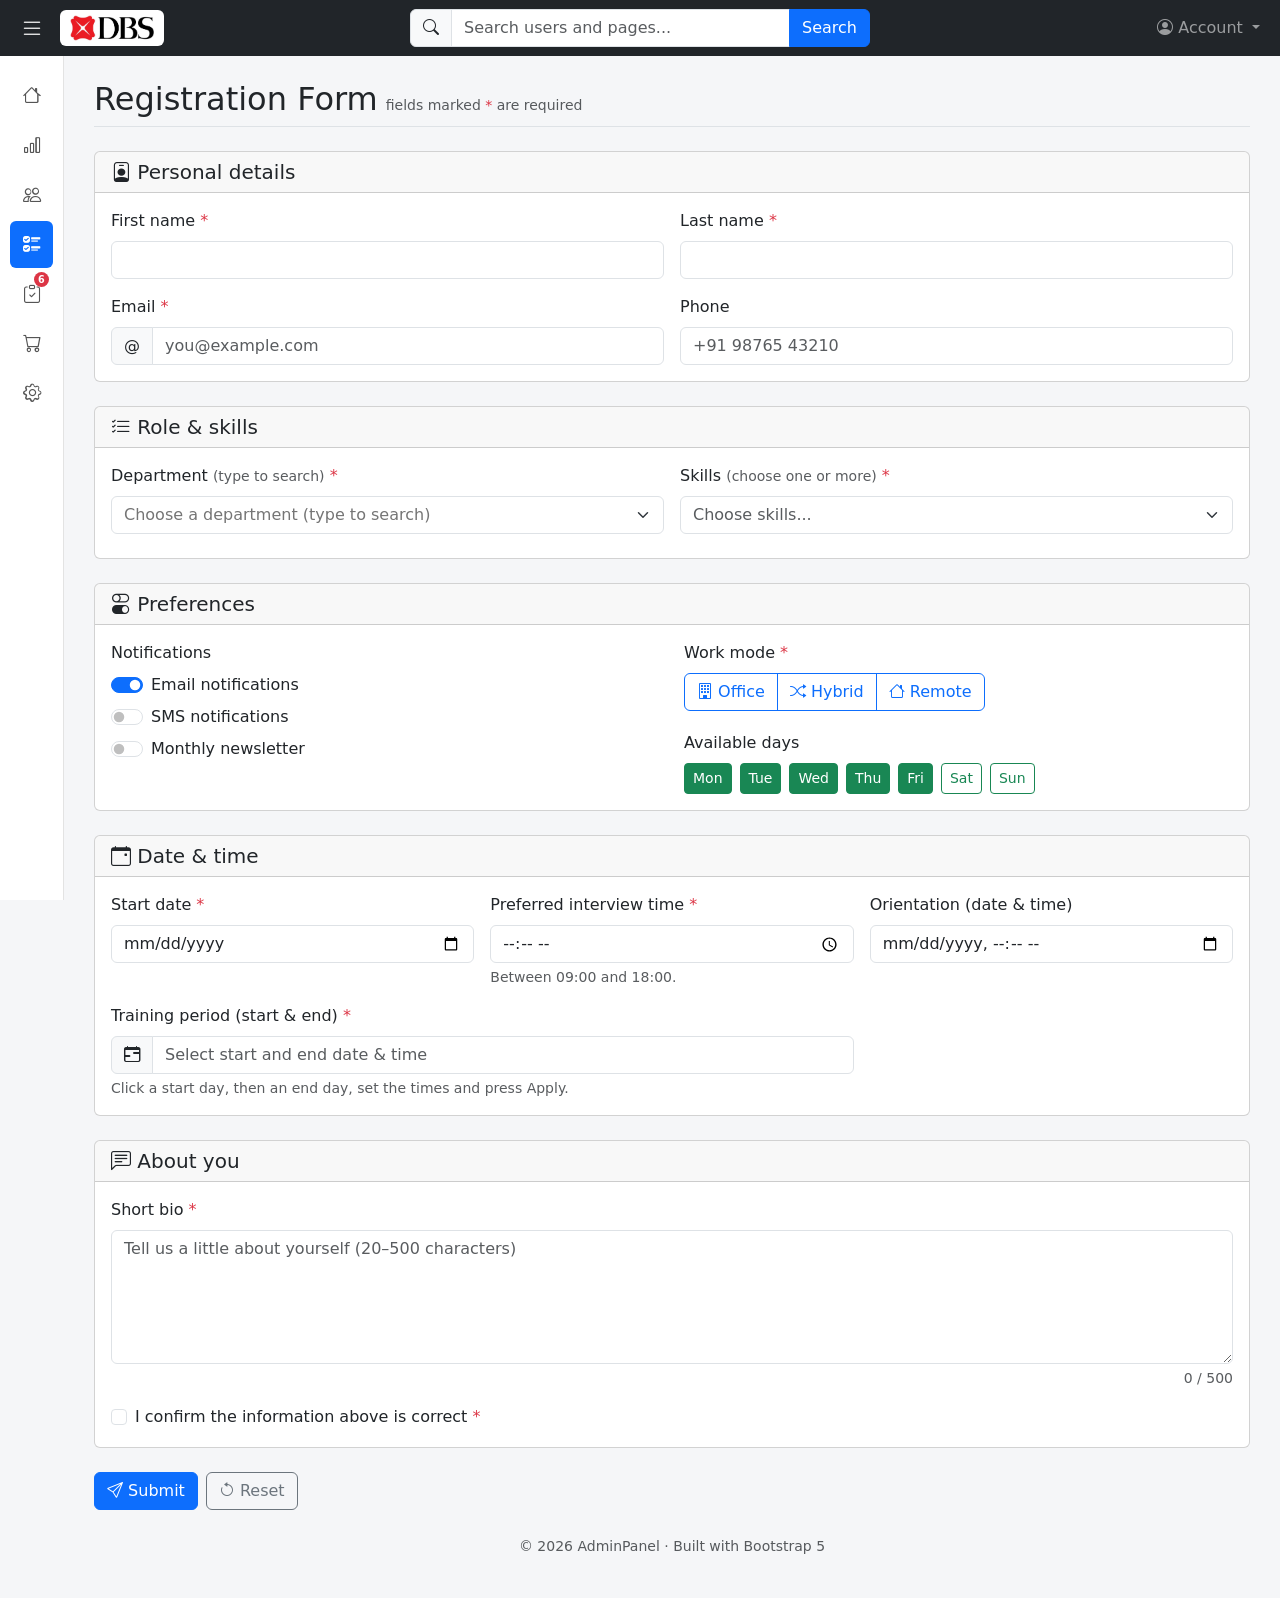
<file: form.html>
<!DOCTYPE html>
<html lang="en">
<head>
  <meta charset="utf-8">
  <meta name="viewport" content="width=device-width, initial-scale=1">
  <title>Registration Form</title>

  <!-- Bootstrap 5 + Bootstrap Icons (local) -->
  <link rel="stylesheet" href="css/bootstrap.min.css">
  <link rel="stylesheet" href="css/bootstrap-icons.min.css">
  <!-- Page styles -->
  <link rel="stylesheet" href="css/style.css">
  <!-- Sidebar: icons only by default; restore "expanded" if the user chose it -->
  <script>
    try { if (localStorage.getItem('sidebar') === 'expanded') document.documentElement.classList.add('sidebar-expanded'); } catch (e) {}
  </script>
</head>
<body>

  <!-- Top navbar -->
  <nav class="navbar navbar-expand-md navbar-dark bg-dark fixed-top">
    <div class="container-fluid">
      <button type="button" class="btn sidebar-toggle me-2" id="sidebarToggle"
              aria-controls="sidebar" aria-expanded="false" aria-label="Show menu">
        <i class="bi bi-list"></i>
      </button>
      <a class="navbar-brand brand-logo me-auto" href="index.html"><img src="images/dbs-logo.jpg" alt="DBS" height="26"></a>
      <button class="navbar-toggler" type="button" data-bs-toggle="collapse" data-bs-target="#topnav"
              aria-controls="topnav" aria-expanded="false" aria-label="Toggle navigation">
        <span class="navbar-toggler-icon"></span>
      </button>
      <div class="collapse navbar-collapse" id="topnav">
        <!-- Search, centred in the top bar (js/search.js) -->
        <form class="navbar-search my-2 my-md-0" role="search" id="navSearch" data-site-search autocomplete="off">
          <div class="input-group">
            <span class="input-group-text"><i class="bi bi-search"></i></span>
            <input type="search" class="form-control" id="navSearchInput" placeholder="Search users and pages..." aria-label="Search users and pages">
            <button class="btn btn-primary" type="submit">Search</button>
          </div>
          <div class="site-search-results list-group text-start shadow d-none" id="navSearchResults" aria-label="Search suggestions"></div>
        </form>
        <ul class="navbar-nav ms-auto">
          <li class="nav-item dropdown">
            <a class="nav-link dropdown-toggle" href="#" role="button" data-bs-toggle="dropdown" aria-expanded="false">
              <i class="bi bi-person-circle"></i> <span class="js-account-name">Account</span>
            </a>
            <ul class="dropdown-menu dropdown-menu-end">
              <li><a class="dropdown-item" href="#">Profile</a></li>
              <li><a class="dropdown-item" href="#">Settings</a></li>
              <li><hr class="dropdown-divider"></li>
              <li><a class="dropdown-item" href="login.html"><i class="bi bi-box-arrow-right"></i> Log out</a></li>
            </ul>
          </li>
        </ul>
      </div>
    </div>
  </nav>

  <!--
    Sidebar menu (the same on every page; js/layout.js adds the behaviour).
    A sub-menu is a "sub-toggle" link plus a <div class="collapse submenu submenu-level-N">.
    Links to "#" are placeholders.
  -->
  <nav class="sidebar" id="sidebar" aria-label="Main menu">
    <ul class="nav flex-column sidebar-nav">
      <li class="nav-item"><a class="nav-link" href="index.html"><i class="bi bi-house" aria-hidden="true"></i><span class="nav-label">Overview</span></a></li>
      <li class="nav-item"><a class="nav-link" href="#"><i class="bi bi-bar-chart" aria-hidden="true"></i><span class="nav-label">Reports</span></a></li>
      <li class="nav-item"><a class="nav-link" href="index.html#users"><i class="bi bi-people" aria-hidden="true"></i><span class="nav-label">Users</span></a></li>
      <li class="nav-item has-sub">
        <a class="nav-link sub-toggle" href="#submenu-forms" role="button" data-bs-toggle="collapse" aria-expanded="false" aria-controls="submenu-forms"><i class="bi bi-ui-checks" aria-hidden="true"></i><span class="nav-label">Forms</span><i class="bi bi-chevron-down sub-caret" aria-hidden="true"></i></a>
        <div class="collapse submenu submenu-level-1" id="submenu-forms">
          <div class="submenu-title">Forms</div>
          <ul class="nav flex-column">
            <li class="nav-item has-sub">
              <a class="nav-link sub-link sub-toggle" href="#submenu-registration" role="button" data-bs-toggle="collapse" aria-expanded="false" aria-controls="submenu-registration"><i class="bi bi-person-lines-fill" aria-hidden="true"></i><span class="nav-label">Registration Form</span><i class="bi bi-chevron-down sub-caret" aria-hidden="true"></i></a>
              <div class="collapse submenu submenu-level-2" id="submenu-registration">
                <ul class="nav flex-column">
                  <li class="nav-item"><a class="nav-link sub-link" href="form.html"><i class="bi bi-file-earmark-text" aria-hidden="true"></i><span class="nav-label">Full Form</span></a></li>
                  <li class="nav-item"><a class="nav-link sub-link" href="form.html#personal"><i class="bi bi-person-vcard" aria-hidden="true"></i><span class="nav-label">Personal Details</span></a></li>
                  <li class="nav-item"><a class="nav-link sub-link" href="form.html#role-skills"><i class="bi bi-list-check" aria-hidden="true"></i><span class="nav-label">Role &amp; Skills</span></a></li>
                  <li class="nav-item"><a class="nav-link sub-link" href="form.html#preferences"><i class="bi bi-toggles" aria-hidden="true"></i><span class="nav-label">Preferences</span></a></li>
                  <li class="nav-item"><a class="nav-link sub-link" href="form.html#about-you"><i class="bi bi-chat-left-text" aria-hidden="true"></i><span class="nav-label">About You</span></a></li>
                </ul>
              </div>
            </li>
            <li class="nav-item"><a class="nav-link sub-link" href="form.html#date-time"><i class="bi bi-calendar-event" aria-hidden="true"></i><span class="nav-label">Date &amp; Time</span></a></li>
          </ul>
        </div>
      </li>
      <li class="nav-item"><a class="nav-link" href="approvals.html"><i class="bi bi-clipboard-check" aria-hidden="true"></i><span class="nav-label">My Approvals</span><span class="nav-badge badge rounded-pill text-bg-danger d-none" data-badge="pending-approvals"></span></a></li>
      <li class="nav-item"><a class="nav-link" href="#"><i class="bi bi-cart" aria-hidden="true"></i><span class="nav-label">Orders</span></a></li>
      <li class="nav-item"><a class="nav-link" href="#"><i class="bi bi-gear" aria-hidden="true"></i><span class="nav-label">Settings</span></a></li>
    </ul>
  </nav>
  <div class="sidebar-backdrop" id="sidebarBackdrop"></div>

  <main class="main">
    <div class="d-flex align-items-baseline border-bottom pb-2 mb-4">
      <h1 class="h2 mb-0">Registration Form</h1>
      <small class="text-body-secondary ms-2">fields marked <span class="text-danger">*</span> are required</small>
    </div>

    <form id="regForm" novalidate>

      <!-- 1. Text inputs -->
      <div class="card mb-4" id="personal">
        <div class="card-header"><h5 class="mb-0"><i class="bi bi-person-badge"></i> Personal details</h5></div>
        <div class="card-body">
          <div class="row g-3">
            <div class="col-md-6">
              <label for="firstName" class="form-label required">First name</label>
              <input type="text" class="form-control" id="firstName" name="firstName" required>
              <div class="invalid-feedback">Please enter your first name.</div>
            </div>
            <div class="col-md-6">
              <label for="lastName" class="form-label required">Last name</label>
              <input type="text" class="form-control" id="lastName" name="lastName" required>
              <div class="invalid-feedback">Please enter your last name.</div>
            </div>
            <div class="col-md-6">
              <label for="email" class="form-label required">Email</label>
              <div class="input-group has-validation">
                <span class="input-group-text">@</span>
                <input type="email" class="form-control" id="email" name="email" placeholder="you@example.com" required>
                <div class="invalid-feedback">Please enter a valid email address.</div>
              </div>
            </div>
            <div class="col-md-6">
              <label for="phone" class="form-label">Phone</label>
              <input type="tel" class="form-control" id="phone" name="phone" placeholder="+91 98765 43210"
                     pattern="[0-9+\-\s\(\)]{7,20}">
              <div class="invalid-feedback">Use digits, spaces, +, - or brackets only.</div>
            </div>
          </div>
        </div>
      </div>

      <!-- 2. Dropdowns -->
      <div class="card mb-4" id="role-skills">
        <div class="card-header"><h5 class="mb-0"><i class="bi bi-list-check"></i> Role &amp; skills</h5></div>
        <div class="card-body">
          <div class="row g-3">
            <!-- Single-select dropdown -->
            <div class="col-md-6">
              <label for="department" class="form-label required">Department <small class="text-body-secondary">(type to search)</small></label>
              <select class="form-select" id="department" name="department" required data-searchable>
                <option value="" selected disabled>Choose a department...</option>
                <option>Engineering</option>
                <option>Design</option>
                <option>Marketing</option>
                <option>Sales</option>
                <option>Human Resources</option>
                <option>Finance</option>
              </select>
              <div class="invalid-feedback">Please choose a department.</div>
            </div>

            <!-- Multi-select dropdown: a real <select multiple>, shown as a checkbox dropdown by js/form.js -->
            <div class="col-md-6">
              <label for="skills" class="form-label required">Skills <small class="text-body-secondary">(choose one or more)</small></label>
              <select class="form-select" id="skills" name="skills" multiple required data-multiselect
                      data-placeholder="Choose skills..." data-min="1">
                <optgroup label="Front end">
                  <option>HTML</option>
                  <option>CSS</option>
                  <option>JavaScript</option>
                  <option>Bootstrap</option>
                </optgroup>
                <optgroup label="Back end">
                  <option>Python</option>
                  <option>Java</option>
                  <option>Node.js</option>
                  <option>SQL</option>
                </optgroup>
                <optgroup label="Other">
                  <option>Project management</option>
                  <option>UI/UX design</option>
                </optgroup>
              </select>
              <div class="invalid-feedback">Please choose at least one skill.</div>
            </div>
          </div>
        </div>
      </div>

      <!-- 3. Toggles -->
      <div class="card mb-4" id="preferences">
        <div class="card-header"><h5 class="mb-0"><i class="bi bi-toggles"></i> Preferences</h5></div>
        <div class="card-body">
          <div class="row g-4">
            <!-- Toggle switches (checkboxes) -->
            <div class="col-md-6">
              <p class="form-label">Notifications</p>
              <div class="form-check form-switch mb-2">
                <input class="form-check-input" type="checkbox" role="switch" id="notifyEmail" name="notifications" value="Email" checked>
                <label class="form-check-label" for="notifyEmail">Email notifications</label>
              </div>
              <div class="form-check form-switch mb-2">
                <input class="form-check-input" type="checkbox" role="switch" id="notifySms" name="notifications" value="SMS">
                <label class="form-check-label" for="notifySms">SMS notifications</label>
              </div>
              <div class="form-check form-switch">
                <input class="form-check-input" type="checkbox" role="switch" id="notifyNews" name="notifications" value="Newsletter">
                <label class="form-check-label" for="notifyNews">Monthly newsletter</label>
              </div>
            </div>

            <div class="col-md-6">
              <!-- Toggle buttons: pick one (radio) -->
              <p class="form-label required" id="workModeLabel">Work mode</p>
              <div class="btn-group mb-1" role="group" aria-labelledby="workModeLabel">
                <input type="radio" class="btn-check" name="workMode" id="wmOffice" value="Office" required>
                <label class="btn btn-outline-primary" for="wmOffice"><i class="bi bi-building"></i> Office</label>
                <input type="radio" class="btn-check" name="workMode" id="wmHybrid" value="Hybrid">
                <label class="btn btn-outline-primary" for="wmHybrid"><i class="bi bi-shuffle"></i> Hybrid</label>
                <input type="radio" class="btn-check" name="workMode" id="wmRemote" value="Remote">
                <label class="btn btn-outline-primary" for="wmRemote"><i class="bi bi-house"></i> Remote</label>
              </div>
              <div class="invalid-feedback" id="workModeFeedback">Please choose a work mode.</div>

              <!-- Toggle buttons: pick many (checkbox) -->
              <p class="form-label mt-3" id="daysLabel">Available days</p>
              <div class="d-flex flex-wrap gap-2" role="group" aria-labelledby="daysLabel">
                <input type="checkbox" class="btn-check" name="days" id="dMon" value="Mon" checked><label class="btn btn-sm btn-outline-success" for="dMon">Mon</label>
                <input type="checkbox" class="btn-check" name="days" id="dTue" value="Tue" checked><label class="btn btn-sm btn-outline-success" for="dTue">Tue</label>
                <input type="checkbox" class="btn-check" name="days" id="dWed" value="Wed" checked><label class="btn btn-sm btn-outline-success" for="dWed">Wed</label>
                <input type="checkbox" class="btn-check" name="days" id="dThu" value="Thu" checked><label class="btn btn-sm btn-outline-success" for="dThu">Thu</label>
                <input type="checkbox" class="btn-check" name="days" id="dFri" value="Fri" checked><label class="btn btn-sm btn-outline-success" for="dFri">Fri</label>
                <input type="checkbox" class="btn-check" name="days" id="dSat" value="Sat"><label class="btn btn-sm btn-outline-success" for="dSat">Sat</label>
                <input type="checkbox" class="btn-check" name="days" id="dSun" value="Sun"><label class="btn btn-sm btn-outline-success" for="dSun">Sun</label>
              </div>
            </div>
          </div>
        </div>
      </div>

      <!-- 4. Date & time -->
      <div class="card mb-4" id="date-time">
        <div class="card-header"><h5 class="mb-0"><i class="bi bi-calendar-event"></i> Date &amp; time</h5></div>
        <div class="card-body">
          <div class="row g-3">
            <div class="col-md-4">
              <label for="startDate" class="form-label required">Start date</label>
              <input type="date" class="form-control" id="startDate" name="startDate" required>
              <div class="invalid-feedback">Please pick a start date (today or later).</div>
            </div>
            <div class="col-md-4">
              <label for="interviewTime" class="form-label required">Preferred interview time</label>
              <input type="time" class="form-control" id="interviewTime" name="interviewTime" min="09:00" max="18:00" step="900" required>
              <div class="form-text">Between 09:00 and 18:00.</div>
              <div class="invalid-feedback">Please pick a time between 09:00 and 18:00.</div>
            </div>
            <div class="col-md-4">
              <label for="orientation" class="form-label">Orientation (date &amp; time)</label>
              <input type="datetime-local" class="form-control" id="orientation" name="orientation">
              <div class="invalid-feedback">Orientation must be on or after the start date.</div>
            </div>

            <!-- Start + end date & time in one field (js/daterangepicker.js) -->
            <div class="col-lg-8">
              <label for="trainingPeriod" class="form-label required">Training period (start &amp; end)</label>
              <div class="input-group has-validation">
                <span class="input-group-text"><i class="bi bi-calendar-range"></i></span>
                <input type="text" class="form-control" id="trainingPeriod" required autocomplete="off"
                       placeholder="Select start and end date &amp; time"
                       data-daterange data-min="today"
                       data-start-name="trainingStart" data-end-name="trainingEnd"
                       data-start-time="09:00" data-end-time="17:00">
                <div class="invalid-feedback">Please choose a start and end date &amp; time.</div>
              </div>
              <div class="form-text" id="trainingPeriodHelp">Click a start day, then an end day, set the times and press Apply.</div>
            </div>
          </div>
        </div>
      </div>

      <!-- 5. Textarea -->
      <div class="card mb-4" id="about-you">
        <div class="card-header"><h5 class="mb-0"><i class="bi bi-chat-left-text"></i> About you</h5></div>
        <div class="card-body">
          <label for="about" class="form-label required">Short bio</label>
          <textarea class="form-control" id="about" name="about" rows="5" minlength="20" maxlength="500"
                    placeholder="Tell us a little about yourself (20–500 characters)" required></textarea>
          <div class="invalid-feedback">Please write at least 20 characters.</div>
          <div class="form-text text-end" id="aboutCount">0 / 500</div>

          <div class="form-check mt-3">
            <input class="form-check-input" type="checkbox" id="agree" name="agree" required>
            <label class="form-check-label required" for="agree">I confirm the information above is correct</label>
            <div class="invalid-feedback">You must confirm before submitting.</div>
          </div>
        </div>
      </div>

      <div class="d-flex gap-2 mb-4">
        <button type="submit" class="btn btn-primary"><i class="bi bi-send"></i> Submit</button>
        <button type="reset" class="btn btn-outline-secondary"><i class="bi bi-arrow-counterclockwise"></i> Reset</button>
      </div>
    </form>

    <footer class="text-body-secondary text-center pb-3"><small>&copy; 2026 AdminPanel · Built with Bootstrap 5</small></footer>
  </main>

  <!-- Submitted values -->
  <div class="modal fade" id="resultModal" tabindex="-1" aria-labelledby="resultTitle" aria-hidden="true">
    <div class="modal-dialog modal-lg modal-dialog-scrollable">
      <div class="modal-content">
        <div class="modal-header">
          <h5 class="modal-title" id="resultTitle"><i class="bi bi-check2-circle text-success"></i> Form submitted for approval</h5>
          <button type="button" class="btn-close" data-bs-dismiss="modal" aria-label="Close"></button>
        </div>
        <div class="modal-body">
          <div class="alert alert-success small" id="resultNote" role="status"></div>
          <table class="table table-sm mb-0"><tbody id="resultBody"></tbody></table>
        </div>
        <div class="modal-footer">
          <button type="button" class="btn btn-primary" data-bs-dismiss="modal">OK</button>
        </div>
      </div>
    </div>
  </div>

  <!-- Bootstrap JS bundle, includes Popper (local) -->
  <script src="js/bootstrap.bundle.min.js"></script>
  <!-- Approval requests (shared) -->
  <script src="js/requests.js"></script>
  <!-- Sidebar menu + toggle (shared by all pages) -->
  <script src="js/layout.js"></script>
  <!-- Search boxes with suggestions (shared by all pages) -->
  <script src="js/search.js"></script>
  <!-- Multi-select, type-to-search select, date range picker + page script -->
  <script src="js/multiselect.js"></script>
  <script src="js/searchselect.js"></script>
  <script src="js/daterangepicker.js"></script>
  <script src="js/form.js"></script>
</body>
</html>
</file>
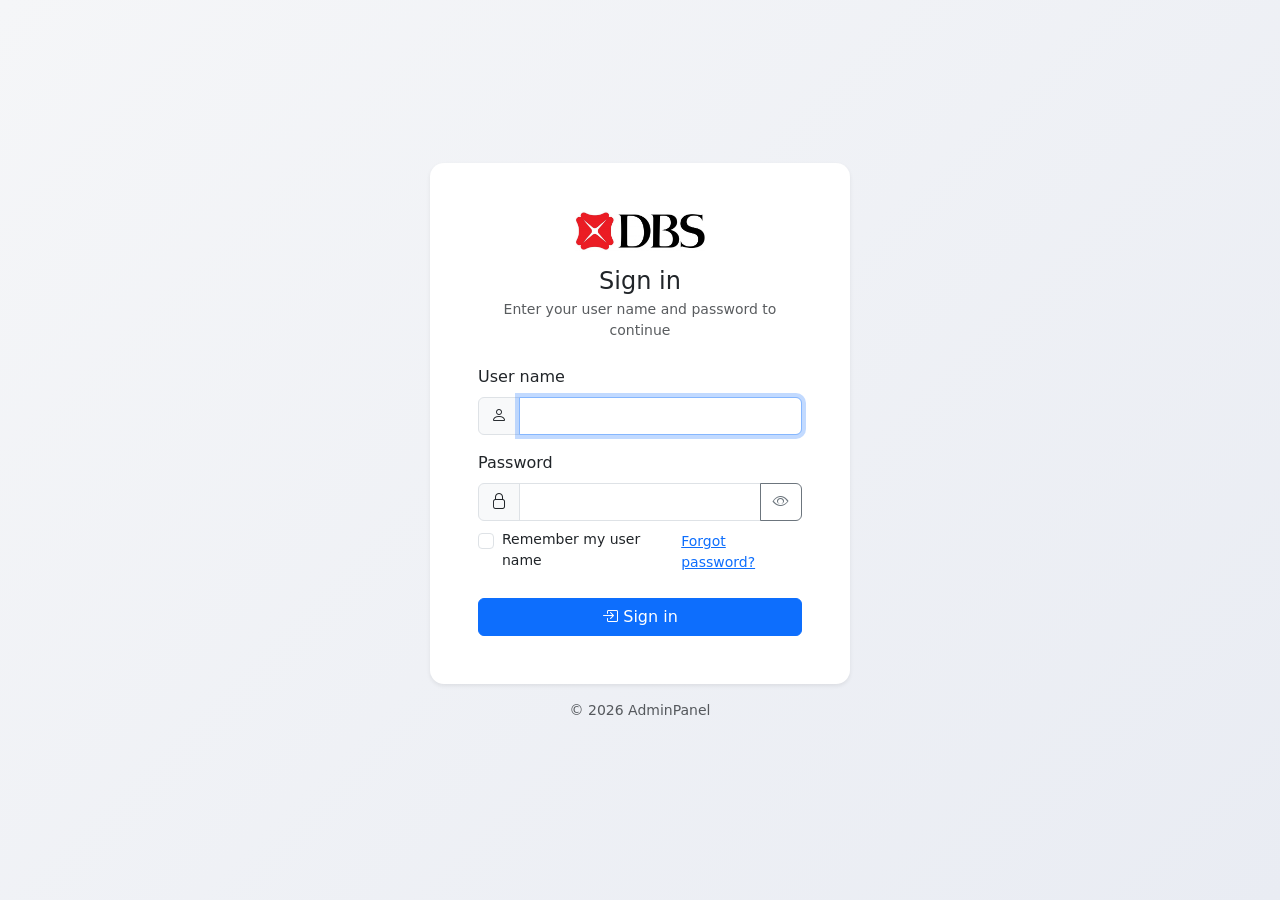
<file: login.html>
<!DOCTYPE html>
<html lang="en">
<head>
  <meta charset="utf-8">
  <meta name="viewport" content="width=device-width, initial-scale=1">
  <title>Sign In</title>

  <!-- Bootstrap 5 + Bootstrap Icons (local) -->
  <link rel="stylesheet" href="css/bootstrap.min.css">
  <link rel="stylesheet" href="css/bootstrap-icons.min.css">
  <!-- Page styles -->
  <link rel="stylesheet" href="css/style.css">
</head>
<body class="login-page">

  <main class="login-wrap">
    <div class="card login-card shadow-sm">
      <div class="card-body p-4 p-sm-5">
        <div class="text-center mb-4">
          <img src="images/dbs-logo.jpg" alt="DBS" class="login-logo mb-3">
          <h1 class="h4 mb-1">Sign in</h1>
          <p class="text-body-secondary small mb-0">Enter your user name and password to continue</p>
        </div>

        <div class="alert alert-danger d-none small py-2" id="loginError" role="alert"></div>

        <form id="loginForm" novalidate>
          <div class="mb-3">
            <label for="username" class="form-label">User name</label>
            <div class="input-group has-validation">
              <span class="input-group-text"><i class="bi bi-person"></i></span>
              <input type="text" class="form-control" id="username" name="username"
                     autocomplete="username" autocapitalize="none" spellcheck="false" required autofocus>
              <div class="invalid-feedback">Please enter your user name.</div>
            </div>
          </div>

          <div class="mb-2">
            <label for="password" class="form-label">Password</label>
            <div class="input-group has-validation">
              <span class="input-group-text"><i class="bi bi-lock"></i></span>
              <input type="password" class="form-control" id="password" name="password"
                     autocomplete="current-password" required aria-describedby="capsWarning">
              <button class="btn btn-outline-secondary" type="button" id="togglePassword"
                      aria-label="Show password" aria-pressed="false">
                <i class="bi bi-eye"></i>
              </button>
              <div class="invalid-feedback">Please enter your password.</div>
            </div>
            <div class="form-text text-warning-emphasis d-none" id="capsWarning">
              <i class="bi bi-exclamation-triangle"></i> Caps Lock is on
            </div>
          </div>

          <div class="d-flex justify-content-between align-items-center mb-4">
            <div class="form-check">
              <input class="form-check-input" type="checkbox" id="remember" name="remember">
              <label class="form-check-label small" for="remember">Remember my user name</label>
            </div>
            <a href="#" class="small" id="forgotLink">Forgot password?</a>
          </div>

          <button type="submit" class="btn btn-primary w-100" id="loginButton">
            <span class="spinner-border spinner-border-sm me-1 d-none" aria-hidden="true"></span>
            <i class="bi bi-box-arrow-in-right"></i> <span class="btn-text">Sign in</span>
          </button>
        </form>
      </div>
    </div>
    <p class="text-center text-body-secondary small mt-3">&copy; 2026 AdminPanel</p>
  </main>

  <script src="js/bootstrap.bundle.min.js"></script>
  <script src="js/login.js"></script>
</body>
</html>
</file>
<file: css/style.css>
/* Custom styles for index.html */
body { padding-top: 56px; background: #f5f6f8; }

.main { padding: 24px 30px; }

.stat-card .bi { font-size: 36px; opacity: .4; line-height: 1; }
.stat-card h3 { margin: 0; font-weight: bold; }
.stat-card p { margin: 0; opacity: .85; }

@media (max-width: 767.98px) {
  .main { padding: 16px; }
}

/* Data table */
.data-table th.sortable { cursor: pointer; user-select: none; white-space: nowrap; }
.data-table th.sortable::after {
  font-family: "bootstrap-icons"; content: "\f127"; /* bi-arrow-down-up */
  margin-left: 6px; font-size: .8em; opacity: .3;
}
.data-table th.sort-asc::after { content: "\f148"; opacity: 1; }  /* bi-arrow-up */
.data-table th.sort-desc::after { content: "\f128"; opacity: 1; } /* bi-arrow-down */
.data-table .filter-row th { font-weight: normal; padding-top: 4px; padding-bottom: 8px; }
.data-table .filter-row .form-control,
.data-table .filter-row .form-select { min-width: 90px; }

/* Forms page */
.required::after { content: " *"; color: var(--bs-danger); }
p.form-label { margin-bottom: .5rem; }

/* Show the work-mode message when no radio button is chosen */
.was-validated .btn-group:has(:invalid) + .invalid-feedback { display: block; }
.was-validated .btn-group:has(:invalid) .btn { border-color: var(--bs-form-invalid-border-color); }

/* Multi-select dropdown (js/multiselect.js) */
.multiselect .dropdown-toggle { text-align: left; }
.multiselect .dropdown-toggle::after { display: none; } /* .form-select already draws an arrow */
.multiselect .dropdown-menu { max-width: 100%; }
.multiselect .ms-options { max-height: 240px; overflow-y: auto; }
.multiselect .ms-options .form-check { padding-top: 2px; padding-bottom: 2px; }
.multiselect .ms-options .dropdown-header { padding-left: 0; }
.ms-chips .badge { font-weight: normal; font-size: .85em; }
.ms-chips .badge .btn-close { width: .5em; height: .5em; margin-left: .35em; vertical-align: middle; }
.was-validated select[data-multiselect]:invalid + .multiselect .form-select { border-color: var(--bs-form-invalid-border-color); }
.was-validated select[data-multiselect]:valid + .multiselect .form-select { border-color: var(--bs-form-valid-border-color); }

/* Date range picker (js/daterangepicker.js) */
.drp-input { cursor: pointer; caret-color: transparent; background-color: var(--bs-body-bg); }
.drp-menu { width: 600px; max-width: calc(100vw - 32px); }
.drp-calendars { display: flex; flex-wrap: wrap; gap: 24px; }
.drp-month { flex: 1 1 240px; }
.drp-title { text-align: center; font-weight: 600; margin-bottom: 6px; }
.drp-grid { display: grid; grid-template-columns: repeat(7, 1fr); gap: 2px 0; }
.drp-weekday { text-align: center; font-size: .75rem; color: var(--bs-secondary-color); padding: 4px 0; }
.drp-day {
  border: 0; background: none; height: 34px; border-radius: 0;
  font-size: .875rem; color: var(--bs-body-color);
}
.drp-day:hover:not(:disabled) { background: var(--bs-secondary-bg); border-radius: 6px; }
.drp-day:focus-visible { outline: 2px solid var(--bs-primary); outline-offset: -2px; border-radius: 6px; }
.drp-day:disabled { color: var(--bs-tertiary-color); text-decoration: line-through; cursor: not-allowed; }
.drp-day.today { font-weight: 700; text-decoration: underline; }
.drp-day.in-range, .drp-day.in-range:hover { background: var(--bs-primary-bg-subtle); border-radius: 0; }
.drp-day.range-start, .drp-day.range-end,
.drp-day.range-start:hover, .drp-day.range-end:hover { background: var(--bs-primary); color: #fff; }
.drp-day.range-start { border-radius: 6px 0 0 6px; }
.drp-day.range-end { border-radius: 0 6px 6px 0; }
.drp-day.range-start.range-end { border-radius: 6px; }

/* Logo in the top bar: the image has a white background, so give it a white rounded backing */
.navbar-brand.brand-logo { background: #fff; border-radius: 6px; padding: 5px 10px; line-height: 0; }
.navbar-brand.brand-logo img { height: 26px; width: auto; display: block; }

/* ---- Sidebar menu (js/layout.js) ---------------------------------------- */
:root {
  --navbar-h: 56px;
  --sidebar-w: 250px;          /* with names */
  --sidebar-w-icons: 64px;     /* icons only */
}
/* Jump links (e.g. form.html#date-time) should not hide under the fixed top bar */
[id] { scroll-margin-top: calc(var(--navbar-h) + 16px); }

.sidebar-toggle { color: rgba(255,255,255,.85); font-size: 1.5rem; line-height: 1; padding: 4px 8px; border: 0; }
.sidebar-toggle:hover, .sidebar-toggle:focus-visible { color: #fff; background: rgba(255,255,255,.1); }

.sidebar {
  position: fixed; top: var(--navbar-h); bottom: 0; left: 0; z-index: 1025;
  width: var(--sidebar-w-icons);
  padding: 16px 10px;
  background: #fff; border-right: 1px solid #e3e3e3;
  overflow: visible;           /* lets the icon-only pop-out sit outside */
}
.main { margin-left: var(--sidebar-w-icons); }
.sidebar-expanded .sidebar { width: var(--sidebar-w); overflow-y: auto; overflow-x: hidden; }
.sidebar-expanded .main { margin-left: var(--sidebar-w); }
.sidebar-ready .sidebar { transition: width .2s ease, transform .2s ease; }
.sidebar-ready .main { transition: margin-left .2s ease; }

.sidebar-nav .nav-link {
  display: flex; align-items: center; gap: 12px;
  color: #555; border-radius: 6px; padding: 9px 12px; white-space: nowrap;
}
.sidebar-nav .nav-item { min-width: 0; }
.sidebar-nav .nav-label { min-width: 0; overflow: hidden; text-overflow: ellipsis; }
.sidebar-nav .nav-link > .bi:first-child { font-size: 1.15rem; flex: 0 0 auto; width: 20px; text-align: center; }
.sidebar-nav .nav-link:hover { background: var(--bs-secondary-bg); color: var(--bs-body-color); }
.sidebar-nav > .nav-item > .nav-link.active { background: var(--bs-primary); color: #fff; }
.sidebar-nav .nav-item + .nav-item { margin-top: 2px; }

/* Sub-menu */
.sidebar-nav .has-sub { position: relative; }
.sidebar-nav .sub-caret { margin-left: auto; font-size: .8rem; transition: transform .2s; }
.sidebar-nav .sub-toggle[aria-expanded="true"] .sub-caret { transform: rotate(180deg); }
.sidebar-nav .submenu .nav-link { padding: 7px 12px 7px 44px; font-size: .925rem; }
.sidebar-nav .submenu .nav-link > .bi:first-child { font-size: 1rem; }
.sidebar-nav .submenu .nav-link.active { color: var(--bs-primary); background: var(--bs-primary-bg-subtle); font-weight: 600; }
.sidebar-nav .submenu-title { display: none; }

/* Deeper levels (e.g. Forms > Registration Form > ...): indented with a guide line */
.sidebar-nav .submenu-level-2 { margin: 2px 0 4px 32px; border-left: 2px solid var(--bs-border-color); }
.sidebar-nav .submenu-level-2 .nav-link { padding: 6px 10px 6px 16px; font-size: .875rem; border-radius: 0 6px 6px 0; }
.sidebar-nav .submenu-level-2 .nav-link > .bi:first-child { font-size: .9rem; }
.sidebar-nav .submenu .sub-toggle.active { background: none; color: var(--bs-primary); font-weight: 600; }

/* In the expanded / phone menu, an open section's parent is tinted rather than filled */
.sidebar-nav > .nav-item > .sub-toggle.active { background: none; color: var(--bs-primary); font-weight: 600; }

/* Icons only (desktop, not expanded): hide names, show sub-menus as a pop-out to the right */
@media (min-width: 768px) {
  html:not(.sidebar-expanded) .sidebar .nav-label,
  html:not(.sidebar-expanded) .sidebar .sub-caret { display: none; }
  html:not(.sidebar-expanded) .sidebar-nav > .nav-item > .nav-link { justify-content: center; padding: 10px 0; }
  html:not(.sidebar-expanded) .sidebar-nav > .nav-item > .sub-toggle.active,
  html:not(.sidebar-expanded) .sidebar-nav > .nav-item > .sub-toggle[aria-expanded="true"] { background: var(--bs-primary); color: #fff; }
  html:not(.sidebar-expanded) .sidebar-nav .submenu-level-1 {
    position: absolute; left: calc(100% + 12px); top: 0; width: 220px;
    background: #fff; border: 1px solid var(--bs-border-color); border-radius: 8px;
    box-shadow: 0 .5rem 1rem rgba(0,0,0,.12); padding: 6px; z-index: 1030;
    max-height: calc(100vh - var(--navbar-h) - 24px); overflow-y: auto;
  }
  html:not(.sidebar-expanded) .sidebar-nav .submenu .nav-label { display: inline; }
  html:not(.sidebar-expanded) .sidebar-nav .submenu .sub-caret { display: inline-block; }
  html:not(.sidebar-expanded) .sidebar-nav .submenu .nav-link { padding: 7px 10px; }
  html:not(.sidebar-expanded) .sidebar-nav .submenu-level-2 { margin-left: 18px; }
  html:not(.sidebar-expanded) .sidebar-nav .submenu-level-2 .nav-link { padding: 6px 10px 6px 14px; }
  html:not(.sidebar-expanded) .sidebar-nav .submenu-title {
    display: block; font-size: .75rem; font-weight: 600; text-transform: uppercase;
    color: var(--bs-secondary-color); padding: 4px 10px 6px;
  }
}

/* Phones: sidebar slides in over the page, always with names */
.sidebar-backdrop { display: none; }
@media (max-width: 767.98px) {
  .sidebar, .sidebar-expanded .sidebar { width: var(--sidebar-w); transform: translateX(-100%); overflow-y: auto; overflow-x: hidden; }
  .sidebar-open .sidebar { transform: none; box-shadow: 0 0 2rem rgba(0,0,0,.2); }
  .main, .sidebar-expanded .main { margin-left: 0; }
  .sidebar-open .sidebar-backdrop {
    display: block; position: fixed; inset: var(--navbar-h) 0 0 0; z-index: 1020; background: rgba(0,0,0,.35);
  }
}

/* Type-to-search select (js/searchselect.js) */
.searchselect .form-select { cursor: text; }
.searchselect-list { max-height: 260px; overflow-y: auto; }
.searchselect-list .dropdown-item.active mark { background: transparent; color: inherit; text-decoration: underline; }

/* Search in the middle of the dashboard */
.page-search { padding: 28px 16px; background: var(--bs-body-bg); border: 1px solid var(--bs-border-color-translucent); border-radius: 12px; }
.page-search-form { max-width: 640px; }
/* Suggestion list under a search box (js/search.js) */
.site-search-results { position: absolute; top: calc(100% + 6px); left: 0; right: 0; z-index: 1035; max-height: 380px; overflow-y: auto; }

/* Top-bar search: full width in the phone menu, centred in the bar on wider screens */
.navbar-search { position: relative; }
@media (min-width: 768px) {
  .navbar > .container-fluid { position: relative; }
  .navbar-search {
    position: absolute; left: 50%; top: 50%; transform: translate(-50%, -50%);
    width: min(460px, 40vw);
  }
  .navbar-search .site-search-results { min-width: 360px; }
}

/* Login page */
.login-page { padding-top: 0; min-height: 100vh; background: linear-gradient(135deg, #f5f6f8 0%, #e9ecf3 100%); }
.login-wrap { min-height: 100vh; display: flex; flex-direction: column; justify-content: center; align-items: center; padding: 24px 16px; }
.login-card { width: 100%; max-width: 420px; border: 0; border-radius: 14px; }
.login-logo { height: 40px; width: auto; }
/* "Remember me" is optional: don't colour it green after a submit */
.login-page .was-validated .form-check-input:valid { border-color: var(--bs-border-color); }
.login-page .was-validated .form-check-input:valid:checked { background-color: var(--bs-primary); border-color: var(--bs-primary); }
.login-page .was-validated .form-check-input:valid ~ .form-check-label { color: inherit; }

/* Count next to a menu item (e.g. pending approvals) */
.sidebar-nav .nav-link { position: relative; }
.sidebar-nav .nav-badge { margin-left: auto; font-size: .7rem; }
@media (min-width: 768px) {
  html:not(.sidebar-expanded) .sidebar-nav > .nav-item > .nav-link .nav-badge {
    position: absolute; top: 2px; right: 4px; font-size: .6rem; padding: .25em .45em;
  }
}

/* My Approvals */
.status-tile { padding: 0; cursor: pointer; border-width: 1px; border-left-width: 4px; transition: box-shadow .15s, transform .15s; }
.status-tile .bi { font-size: 1.8rem; }
.status-tile:hover { box-shadow: 0 .25rem .75rem rgba(0,0,0,.08); }
.status-tile[aria-pressed="true"] { box-shadow: 0 0 0 .2rem rgba(var(--bs-primary-rgb), .25); background: var(--bs-primary-bg-subtle); }
.data-table .check-col { width: 36px; }
.review-panel { --bs-offcanvas-width: 480px; }
.review-panel dl dd { margin-bottom: .4rem; }
.review-bio { white-space: pre-wrap; }
.history-comment { background: var(--bs-tertiary-bg); border-radius: 6px; padding: 6px 10px; }
/* Less important columns are hidden on narrower screens (still searchable) */
@media (max-width: 1399.98px) { .data-table .col-optional { display: none; } }
#requestsTable .filter-row .form-control, #requestsTable .filter-row .form-select { min-width: 70px; }
#requestsTable thead th.sortable { white-space: normal; }
#requestsTable .requester-email { word-break: break-all; }

/* ---- Header menu (index.html): menu across the top, in the style of dbs.com.sg ---------- */
.top-nav-layout { --navbar-h: 96px; --brand-red: #ff3333; padding-top: 96px; }
.top-nav-layout .main { margin-left: auto; margin-right: auto; max-width: 1320px; }

.site-header { background: #fff; box-shadow: 0 1px 0 rgba(0,0,0,.08), 0 2px 8px rgba(0,0,0,.04); }

/* Thin dark bar on top */
.utility-bar { background: #222; height: 32px; font-size: .8125rem; }
.utility-bar .container-xl { height: 100%; }
.utility-link { color: rgba(255,255,255,.85); text-decoration: none; }
.utility-link:hover, .utility-link:focus-visible, .utility-link.show { color: #fff; }
.utility-bar .badge { font-size: .65rem; }

/* White bar: logo, menu, search, button */
.main-nav { padding: 0; }
.main-nav .container-xl { min-height: 64px; }
.header-logo { height: 30px; width: auto; display: block; }
.top-menu .nav-link {
  color: #333; font-weight: 500; padding: 0 14px !important; height: 64px;
  display: flex; align-items: center; gap: 6px; white-space: nowrap;
}
.top-menu .nav-link:hover, .top-menu .nav-link:focus-visible,
.top-menu .nav-link.show, .top-menu .nav-link.active { background: #f0f0f0; color: #000; }
.top-menu .nav-link.active { font-weight: 600; box-shadow: inset 0 -3px 0 var(--brand-red); }
.top-menu .dropdown-toggle::after { margin-left: 2px; }

/* Forms: wide panel under the header with links in columns */
.top-menu .mega-dropdown { position: static; }
.top-menu .mega-menu {
  left: 0; right: 0; top: 100%; margin-top: 0; padding: 28px 0;
  border: 0; border-top: 1px solid #e9e9e9; border-radius: 0;
  box-shadow: 0 16px 24px rgba(0,0,0,.12);
}
.mega-heading {
  font-size: .75rem; font-weight: 700; letter-spacing: .05em; text-transform: uppercase;
  color: var(--brand-red); padding-bottom: 8px; margin-bottom: 8px; border-bottom: 1px solid #e9e9e9;
}
.mega-links .dropdown-item { padding: 8px 10px; border-radius: 6px; color: #333; display: flex; align-items: center; gap: 10px; }
.mega-links .dropdown-item .bi { color: #777; }
.mega-links .dropdown-item:hover, .mega-links .dropdown-item:focus-visible { background: #f0f0f0; color: #000; }
.mega-links .dropdown-item.active { background: #fdeaea; color: #000; font-weight: 600; }
.mega-links .dropdown-item.active .bi { color: var(--brand-red); }
.mega-card { background: #f6f6f6; border-radius: 8px; padding: 20px; }

/* Search pill and the red button on the right */
.header-search { position: relative; }
.header-search .form-control { width: 170px; border-radius: 999px 0 0 999px; transition: width .2s; }
.header-search .form-control:focus { width: 230px; }
.header-search .btn { border-radius: 0 999px 999px 0; }
.header-search .site-search-results { left: auto; right: 0; min-width: 340px; }
.btn-header-action {
  background: var(--brand-red); color: #fff; border: 0; border-radius: 0; font-weight: 600;
  height: 64px; display: flex; align-items: center; gap: 6px; padding: 0 22px;
}
.btn-header-action:hover, .btn-header-action:focus-visible { background: #e02020; color: #fff; }

/* Below 992px: the menu folds into the ☰ button and opens as a list */
@media (max-width: 991.98px) {
  .site-header .navbar-collapse { max-height: calc(100vh - 96px); overflow-y: auto; padding-bottom: 12px; }
  .top-menu .nav-link { height: auto; padding: 12px 8px !important; }
  .top-menu .nav-link.active { box-shadow: inset 3px 0 0 var(--brand-red); }
  .top-menu .mega-menu { position: static; box-shadow: none; border-top: 0; padding: 4px 0 8px 16px; }
  .top-menu .mega-menu .container-xl { padding: 0; }
  .mega-card { display: none; }
  .header-search .form-control, .header-search .form-control:focus { width: 100%; }
  .header-search .site-search-results { left: 0; min-width: 0; }
  .btn-header-action { height: auto; padding: 10px 16px; border-radius: 6px; display: inline-flex; }
}
/* Keyboard focus in the header: a red inset ring instead of Bootstrap's blue glow */
.top-menu .nav-link:focus-visible, .mega-links .dropdown-item:focus-visible, .btn-header-action:focus-visible {
  outline: 0; box-shadow: inset 0 0 0 2px var(--brand-red);
}
.top-menu .nav-link.active:focus-visible { box-shadow: inset 0 0 0 2px var(--brand-red), inset 0 -3px 0 var(--brand-red); }
</file>
